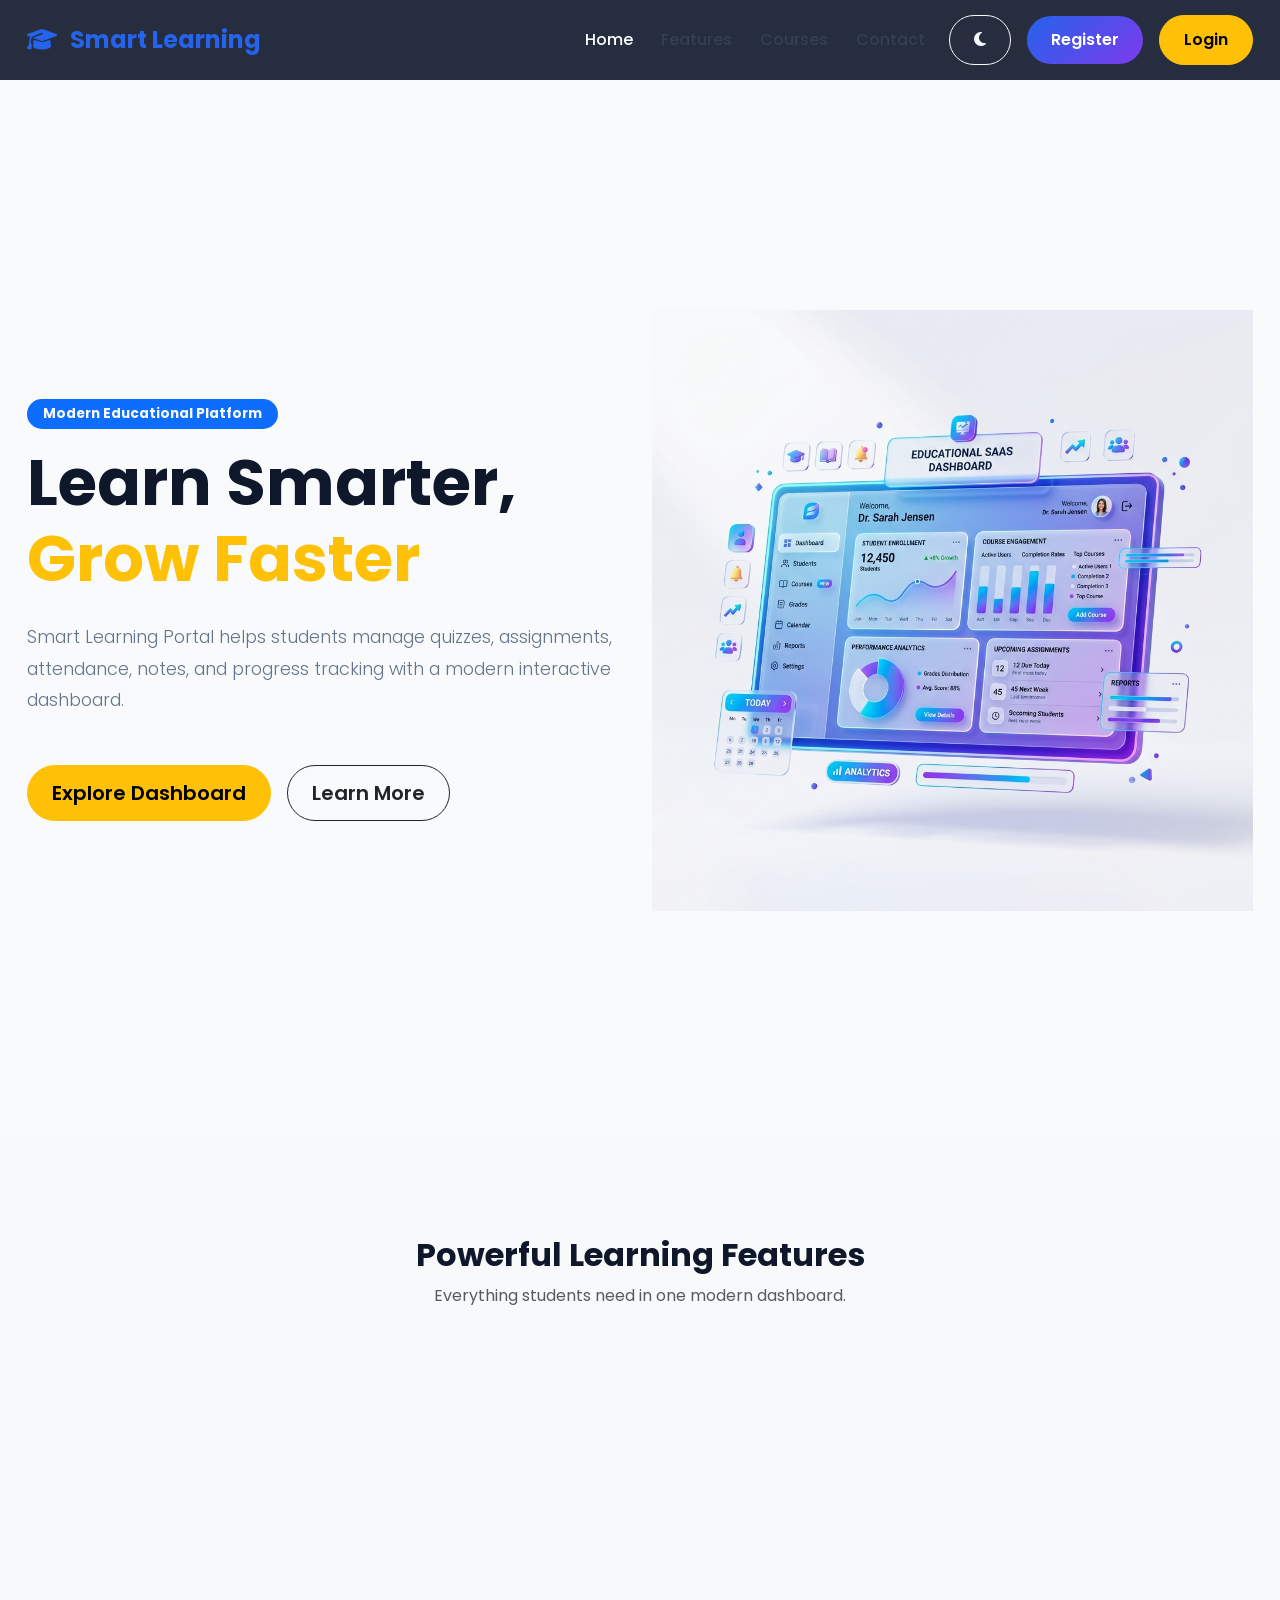
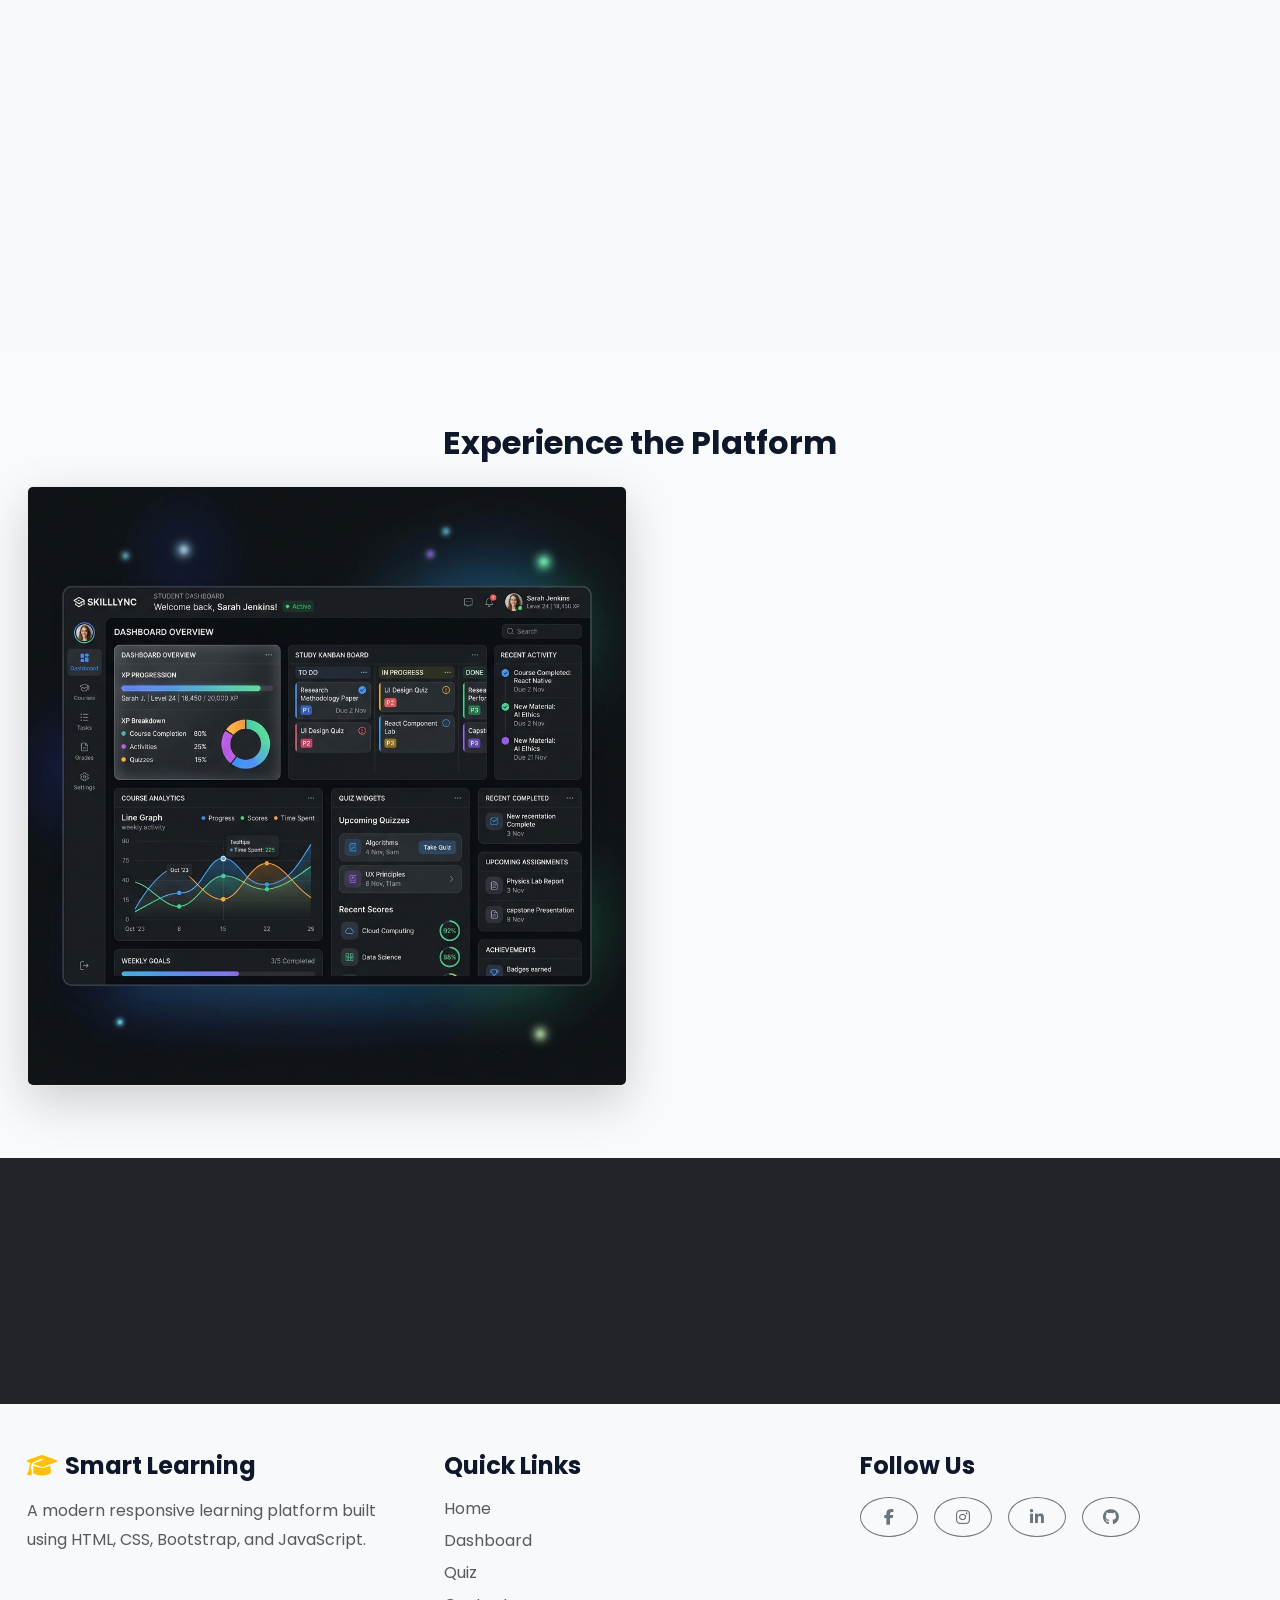
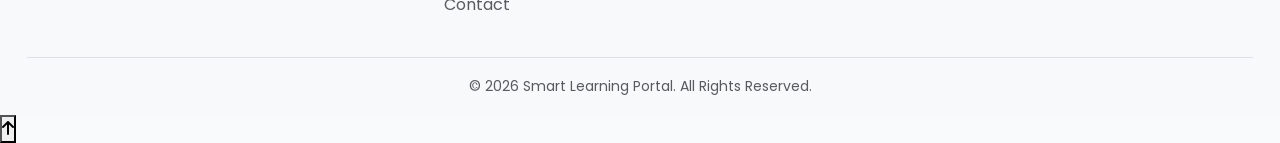
<file: index.html>
<!DOCTYPE html>
<html lang="en">

<head>
    <meta charset="UTF-8">
    <meta name="viewport" content="width=device-width, initial-scale=1.0">

    <title>Smart Learning Portal</title>

    <link href="https://cdn.jsdelivr.net/npm/bootstrap@5.3.3/dist/css/bootstrap.min.css" rel="stylesheet">

    <link rel="stylesheet"
        href="https://cdnjs.cloudflare.com/ajax/libs/font-awesome/6.5.2/css/all.min.css">

    <link href="https://fonts.googleapis.com/css2?family=Poppins:wght@300;400;500;600;700&display=swap"
        rel="stylesheet">

    <link rel="stylesheet" href="./css/style.css">
</head>

<body>

    <nav class="navbar navbar-expand-lg navbar-dark custom-navbar sticky-top">
        <div class="container">

            <a class="navbar-brand fw-bold" href="#">
                <i class="fa-solid fa-graduation-cap me-2"></i>
                Smart Learning
            </a>

            <button class="navbar-toggler" type="button" data-bs-toggle="collapse"
                data-bs-target="#navbarContent" aria-label="Toggle navigation">

                <span class="navbar-toggler-icon"></span>
            </button>

            <div class="collapse navbar-collapse" id="navbarContent">

                <ul class="navbar-nav ms-auto align-items-lg-center">

                    <li class="nav-item">
                        <a class="nav-link active" href="#">
                            Home
                        </a>
                    </li>

                    <li class="nav-item">
                        <a class="nav-link" href="#features">
                            Features
                        </a>
                    </li>

                    <li class="nav-item">
                        <a class="nav-link" href="#">
                            Courses
                        </a>
                    </li>

                    <li class="nav-item">
                        <a class="nav-link" href="contact.html">
                            Contact
                        </a>
                    </li>

                    <li class="nav-item ms-lg-3 mt-3 mt-lg-0">

                        <button id="themeToggle"
                            class="btn btn-outline-light rounded-pill px-4"
                            title="Toggle Dark Mode"
                            aria-label="Toggle Dark Mode">

                            <i class="fa-solid fa-moon"></i>
                        </button>
                    </li>

                    <li class="nav-item ms-lg-3 mt-3 mt-lg-0">

                        <a href="register.html"
                            class="btn btn-primary rounded-pill px-4 fw-semibold">

                            Register
                        </a>
                    </li>

                    <li class="nav-item ms-lg-3 mt-3 mt-lg-0">

                        <a href="login.html"
                            class="btn btn-warning rounded-pill px-4 fw-semibold">

                            Login
                        </a>
                    </li>

                </ul>
            </div>
        </div>
    </nav>

    <section class="hero-section">

        <div class="container">

            <div class="row align-items-center min-vh-100">

                <div class="col-lg-6">

                    <div class="hero-content">

                        <span class="hero-badge badge bg-primary text-light px-3 py-2 rounded-pill mb-3">
                            Modern Educational Platform
                        </span>

                        <h1 class="hero-title display-4 fw-bold mb-4">
                            Learn Smarter,
                            <span class="text-warning">Grow Faster</span>
                        </h1>

                        <p class="hero-description lead mb-5">

                            Smart Learning Portal helps students manage quizzes,
                            assignments, attendance, notes, and progress tracking
                            with a modern interactive dashboard.

                        </p>

                        <div class="hero-buttons d-flex gap-3">

                            <a href="dashboard.html"
                                class="btn btn-warning btn-lg px-4 rounded-pill fw-semibold">

                                Explore Dashboard
                            </a>

                            <a href="#features"
                                class="btn btn-outline-dark btn-lg px-4 rounded-pill">

                                Learn More
                            </a>

                        </div>

                    </div>
                </div>

                <div class="col-lg-6 text-center mt-5 mt-lg-0">

                    <img src="images/hero/hero_main.png"
                        alt="Smart Learning Portal"
                        class="img-fluid hero-image drop-shadow">

                </div>

            </div>
        </div>
    </section>

    <section id="features" class="features-section py-5 bg-light">

        <div class="container py-5">

            <div class="text-center mb-5">

                <h2 class="section-title fw-bold">
                    Powerful Learning Features
                </h2>

                <p class="section-subtitle text-muted">
                    Everything students need in one modern dashboard.
                </p>

            </div>

            <div class="row g-4">

                <div class="col-md-6 col-lg-4">

                    <div class="feature-card p-4 bg-white rounded shadow-sm h-100 text-center">

                        <div class="feature-icon feature-icon-lg bg-primary bg-opacity-10 text-primary rounded-circle d-inline-flex align-items-center justify-content-center mb-4">
                            <i class="fa-solid fa-book-open"></i>
                        </div>

                        <h4 class="fw-semibold">Smart Notes</h4>

                        <p class="text-muted mb-0">
                            Create, manage, search, and organize notes
                            with an interactive notes system.
                        </p>

                    </div>
                </div>

                <div class="col-md-6 col-lg-4">

                    <div class="feature-card p-4 bg-white rounded shadow-sm h-100 text-center">

                        <div class="feature-icon feature-icon-lg bg-success bg-opacity-10 text-success rounded-circle d-inline-flex align-items-center justify-content-center mb-4">
                            <i class="fa-solid fa-list-check"></i>
                        </div>

                        <h4 class="fw-semibold">Online Quizzes</h4>

                        <p class="text-muted mb-0">
                            Interactive MCQ quizzes with timers,
                            scoring system, and result analytics.
                        </p>

                    </div>
                </div>

                <div class="col-md-6 col-lg-4">

                    <div class="feature-card p-4 bg-white rounded shadow-sm h-100 text-center">

                        <div class="feature-icon feature-icon-lg bg-info bg-opacity-10 text-info rounded-circle d-inline-flex align-items-center justify-content-center mb-4">
                            <i class="fa-solid fa-chart-line"></i>
                        </div>

                        <h4 class="fw-semibold">Progress Tracking</h4>

                        <p class="text-muted mb-0">
                            Monitor attendance, scores, and
                            academic performance visually.
                        </p>

                    </div>
                </div>

                <div class="col-md-6 col-lg-4">

                    <div class="feature-card p-4 bg-white rounded shadow-sm h-100 text-center">

                        <div class="feature-icon feature-icon-lg bg-warning bg-opacity-10 text-warning rounded-circle d-inline-flex align-items-center justify-content-center mb-4">
                            <i class="fa-solid fa-calendar-days"></i>
                        </div>

                        <h4 class="fw-semibold">Assignment Planner</h4>

                        <p class="text-muted mb-0">
                            Track deadlines, manage tasks,
                            and stay productive every day.
                        </p>

                    </div>
                </div>

                <div class="col-md-6 col-lg-4">

                    <div class="feature-card p-4 bg-white rounded shadow-sm h-100 text-center">

                        <div class="feature-icon feature-icon-lg bg-danger bg-opacity-10 text-danger rounded-circle d-inline-flex align-items-center justify-content-center mb-4">
                            <i class="fa-solid fa-user-shield"></i>
                        </div>

                        <h4 class="fw-semibold">Secure Login</h4>

                        <p class="text-muted mb-0">
                            User authentication system with
                            form validation and session management.
                        </p>

                    </div>
                </div>

                <div class="col-md-6 col-lg-4">

                    <div class="feature-card p-4 bg-white rounded shadow-sm h-100 text-center">

                        <div class="feature-icon feature-icon-lg bg-dark bg-opacity-10 text-dark rounded-circle d-inline-flex align-items-center justify-content-center mb-4">
                            <i class="fa-solid fa-moon"></i>
                        </div>

                        <h4 class="fw-semibold">Dark Mode</h4>

                        <p class="text-muted mb-0">
                            Switch between light and dark themes
                            for better user experience.
                        </p>

                    </div>
                </div>

            </div>
        </div>
    </section>

    <section class="preview-section py-5">
        <div class="container text-center py-4">
            <h2 class="fw-bold mb-4">Experience the Platform</h2>
            <img src="images/dashboard/dashboard-preview.webp" alt="Dashboard Interface Preview" class="img-fluid rounded shadow-lg img-hero-xl">
        </div>
    </section>

    <section class="stats-section py-5 bg-dark text-white">

        <div class="container py-4">

            <div class="row text-center g-4">

                <div class="col-md-3">

                    <div class="stats-card">

                        <h2 class="display-5 fw-bold text-warning">10K+</h2>
                        <p class="fs-5 mb-0">Students</p>

                    </div>
                </div>

                <div class="col-md-3">

                    <div class="stats-card">

                        <h2 class="display-5 fw-bold text-warning">500+</h2>
                        <p class="fs-5 mb-0">Quizzes</p>

                    </div>
                </div>

                <div class="col-md-3">

                    <div class="stats-card">

                        <h2 class="display-5 fw-bold text-warning">120+</h2>
                        <p class="fs-5 mb-0">Courses</p>

                    </div>
                </div>

                <div class="col-md-3">

                    <div class="stats-card">

                        <h2 class="display-5 fw-bold text-warning">95%</h2>
                        <p class="fs-5 mb-0">Success Rate</p>

                    </div>
                </div>

            </div>
        </div>
    </section>

    <footer class="footer-section pt-5 pb-3 bg-light">

        <div class="container">

            <div class="row g-4 mb-4">

                <div class="col-lg-4">

                    <h4 class="footer-title fw-bold mb-3">
                        <i class="fa-solid fa-graduation-cap me-2 text-warning"></i>Smart Learning
                    </h4>

                    <p class="footer-text text-muted">

                        A modern responsive learning platform built using
                        HTML, CSS, Bootstrap, and JavaScript.

                    </p>

                </div>

                <div class="col-lg-4">

                    <h4 class="footer-title fw-bold mb-3">
                        Quick Links
                    </h4>

                    <ul class="footer-links list-unstyled text-muted">

                        <li class="mb-2"><a href="#" class="text-decoration-none text-muted">Home</a></li>
                        <li class="mb-2"><a href="dashboard.html" class="text-decoration-none text-muted">Dashboard</a></li>
                        <li class="mb-2"><a href="quiz.html" class="text-decoration-none text-muted">Quiz</a></li>
                        <li><a href="contact.html" class="text-decoration-none text-muted">Contact</a></li>

                    </ul>

                </div>

                <div class="col-lg-4">

                    <h4 class="footer-title fw-bold mb-3">
                        Follow Us
                    </h4>

                    <div class="social-icons d-flex gap-3">

                        <a href="#" class="btn btn-outline-secondary rounded-circle d-flex align-items-center justify-content-center icon-btn-xs" title="Facebook" aria-label="Follow us on Facebook"><i class="fab fa-facebook-f"></i></a>
                        <a href="#" class="btn btn-outline-secondary rounded-circle d-flex align-items-center justify-content-center icon-btn-xs" title="Instagram" aria-label="Follow us on Instagram"><i class="fab fa-instagram"></i></a>
                        <a href="#" class="btn btn-outline-secondary rounded-circle d-flex align-items-center justify-content-center icon-btn-xs" title="LinkedIn" aria-label="Follow us on LinkedIn"><i class="fab fa-linkedin-in"></i></a>
                        <a href="#" class="btn btn-outline-secondary rounded-circle d-flex align-items-center justify-content-center icon-btn-xs" title="GitHub" aria-label="Follow us on GitHub"><i class="fab fa-github"></i></a>

                    </div>

                </div>

            </div>

            <div class="footer-bottom text-center border-top pt-3">

                <p class="text-muted mb-0 small">
                    © 2026 Smart Learning Portal. All Rights Reserved.
                </p>

            </div>

        </div>
    </footer>

    <script src="https://cdn.jsdelivr.net/npm/bootstrap@5.3.3/dist/js/bootstrap.bundle.min.js"></script>

    <script src="js/app.js"></script>

</body>

</html>
</file>
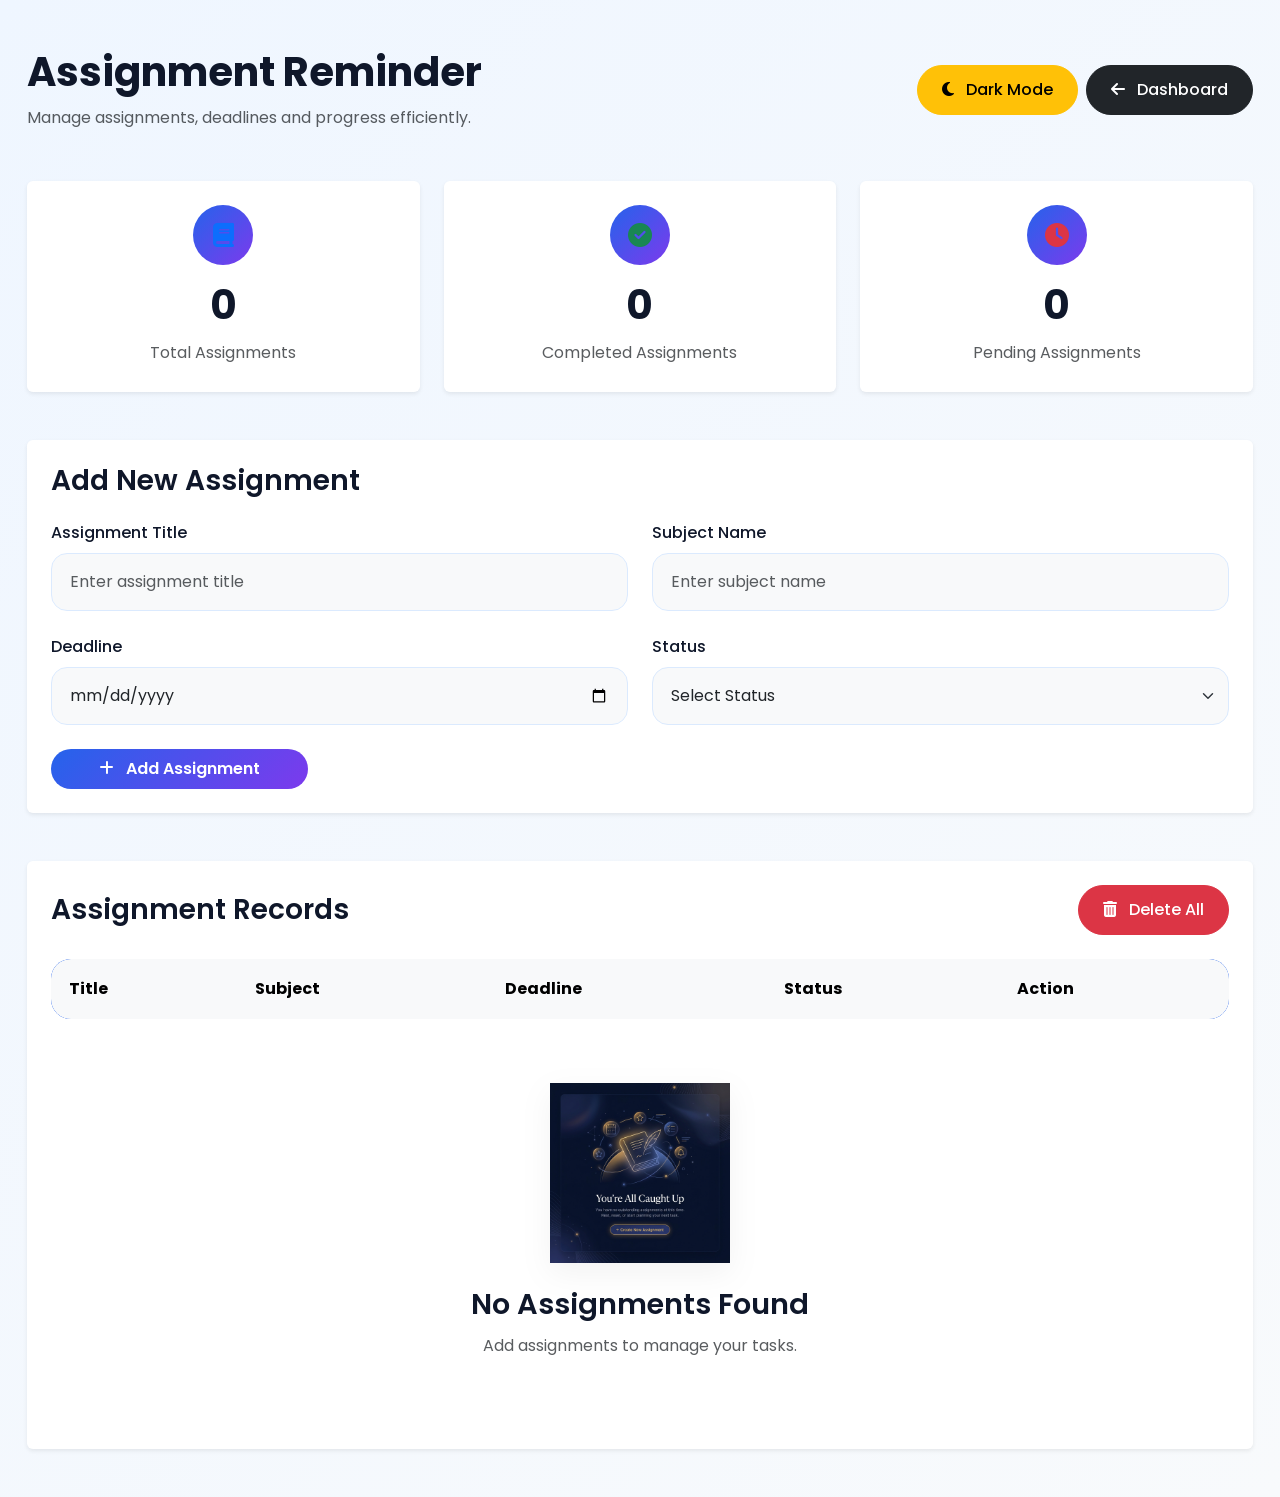
<file: assignments.html>
<!DOCTYPE html>
<html lang="en">

<head>

    <meta charset="UTF-8">

    <meta name="viewport"
        content="width=device-width, initial-scale=1.0">

    <title>Assignment Reminder | Smart Learning Portal</title>

    <link href="https://cdn.jsdelivr.net/npm/bootstrap@5.3.3/dist/css/bootstrap.min.css"
        rel="stylesheet">

    <link rel="stylesheet"
        href="https://cdnjs.cloudflare.com/ajax/libs/font-awesome/6.5.2/css/all.min.css">

    <link href="https://fonts.googleapis.com/css2?family=Poppins:wght@300;400;500;600;700&display=swap"
        rel="stylesheet">

    <link rel="stylesheet"
        href="css/style.css">

    <link rel="stylesheet"
        href="css/assignments.css">

</head>

<body>

    <section class="assignment-section py-5">

        <div class="container">

            <div class="assignment-topbar d-flex flex-wrap justify-content-between align-items-center mb-5">

                <div>

                    <h2>
                        Assignment Reminder
                    </h2>

                    <p class="text-muted mb-0">
                        Manage assignments, deadlines and progress efficiently.
                    </p>

                </div>

                <div class="topbar-buttons mt-3 mt-md-0 d-flex gap-2">

                    <button id="themeBtn"
                        class="btn btn-warning rounded-pill fw-medium px-4">

                        <i class="fa-solid fa-moon me-2"></i>

                        Dark Mode

                    </button>

                    <a href="dashboard.html"
                        class="btn btn-dark rounded-pill fw-medium px-4">

                        <i class="fa-solid fa-arrow-left me-2"></i>

                        Dashboard

                    </a>

                </div>

            </div>

            <div class="row g-4 mb-5">

                <div class="col-md-4">

                    <div class="assignment-card text-center p-4 shadow-sm bg-white rounded">

                        <div class="card-icon card-icon-sm bg-primary bg-opacity-10 text-primary rounded-circle d-inline-flex justify-content-center align-items-center mb-3">

                            <i class="fa-solid fa-book"></i>

                        </div>

                        <h3 id="totalAssignments" class="fw-bold">
                            0
                        </h3>

                        <p class="text-muted mb-0">
                            Total Assignments
                        </p>

                    </div>

                </div>

                <div class="col-md-4">

                    <div class="assignment-card text-center p-4 shadow-sm bg-white rounded">

                        <div class="card-icon card-icon-sm bg-success bg-opacity-10 text-success rounded-circle d-inline-flex justify-content-center align-items-center mb-3">

                            <i class="fa-solid fa-circle-check"></i>

                        </div>

                        <h3 id="completedAssignments" class="fw-bold">
                            0
                        </h3>

                        <p class="text-muted mb-0">
                            Completed Assignments
                        </p>

                    </div>

                </div>

                <div class="col-md-4">

                    <div class="assignment-card text-center p-4 shadow-sm bg-white rounded">

                        <div class="card-icon card-icon-sm bg-danger bg-opacity-10 text-danger rounded-circle d-inline-flex justify-content-center align-items-center mb-3">

                            <i class="fa-solid fa-clock"></i>

                        </div>

                        <h3 id="pendingAssignments" class="fw-bold">
                            0
                        </h3>

                        <p class="text-muted mb-0">
                            Pending Assignments
                        </p>

                    </div>

                </div>

            </div>

            <div class="assignment-form-card p-4 shadow-sm bg-white rounded mb-5">

                <h3 class="mb-4 fw-semibold">
                    Add New Assignment
                </h3>

                <form id="assignmentForm">

                    <div class="row g-4">

                        <div class="col-md-6">

                            <label class="form-label fw-medium">
                                Assignment Title
                            </label>

                            <input type="text"
                                id="assignmentTitle"
                                class="form-control bg-light"
                                placeholder="Enter assignment title"
                                required>

                        </div>

                        <div class="col-md-6">

                            <label class="form-label fw-medium">
                                Subject Name
                            </label>

                            <input type="text"
                                id="assignmentSubject"
                                class="form-control bg-light"
                                placeholder="Enter subject name"
                                required>

                        </div>

                        <div class="col-md-6">

                            <label class="form-label fw-medium" for="assignmentDeadline">
                                Deadline
                            </label>

                            <input type="date"
                                id="assignmentDeadline"
                                class="form-control bg-light"
                                title="Assignment Deadline"
                                placeholder="Select due date"
                                required>

                        </div>

                        <div class="col-md-6">

                            <label class="form-label fw-medium" for="assignmentStatus">
                                Status
                            </label>

                            <select id="assignmentStatus"
                                class="form-select bg-light"
                                aria-label="Filter assignments by status"
                                title="Assignment Status"
                                required>

                                <option value="">
                                    Select Status
                                </option>

                                <option value="Pending">
                                    Pending
                                </option>

                                <option value="Completed">
                                    Completed
                                </option>

                            </select>

                        </div>

                    </div>

                    <button type="submit"
                        class="btn btn-primary mt-4 px-5 py-2 fw-semibold rounded-pill">

                        <i class="fa-solid fa-plus me-2"></i>

                        Add Assignment

                    </button>

                </form>

            </div>

            <div class="assignment-table-card p-4 shadow-sm bg-white rounded">

                <div class="table-header d-flex flex-wrap justify-content-between align-items-center mb-4">

                    <h3 class="fw-semibold mb-0">
                        Assignment Records
                    </h3>

                    <button id="deleteAllBtn"
                        class="btn btn-danger rounded-pill px-4 fw-medium mt-3 mt-md-0">

                        <i class="fa-solid fa-trash-can me-2"></i>
                        Delete All

                    </button>

                </div>

                <div class="table-responsive">

                    <table class="table table-hover align-middle">

                        <thead class="table-light">

                            <tr>

                                <th>
                                    Title
                                </th>

                                <th>
                                    Subject
                                </th>

                                <th>
                                    Deadline
                                </th>

                                <th>
                                    Status
                                </th>

                                <th>
                                    Action
                                </th>

                            </tr>

                        </thead>

                        <tbody id="assignmentTableBody">

                            </tbody>

                    </table>

                </div>

                <div id="emptyState"
                    class="empty-state text-center py-5 mt-3">

                    <img src="images/empty-states/no-assignments.webp" alt="No Assignments Found" class="img-fluid mb-4">

                    <h4 class="fw-semibold">
                        No Assignments Found
                    </h4>

                    <p class="text-muted">
                        Add assignments to manage your tasks.
                    </p>

                </div>

            </div>

        </div>

    </section>

    <script src="https://cdn.jsdelivr.net/npm/bootstrap@5.3.3/dist/js/bootstrap.bundle.min.js"></script>

    <script src="js/assignments.js"></script>

</body>

</html>
</file>
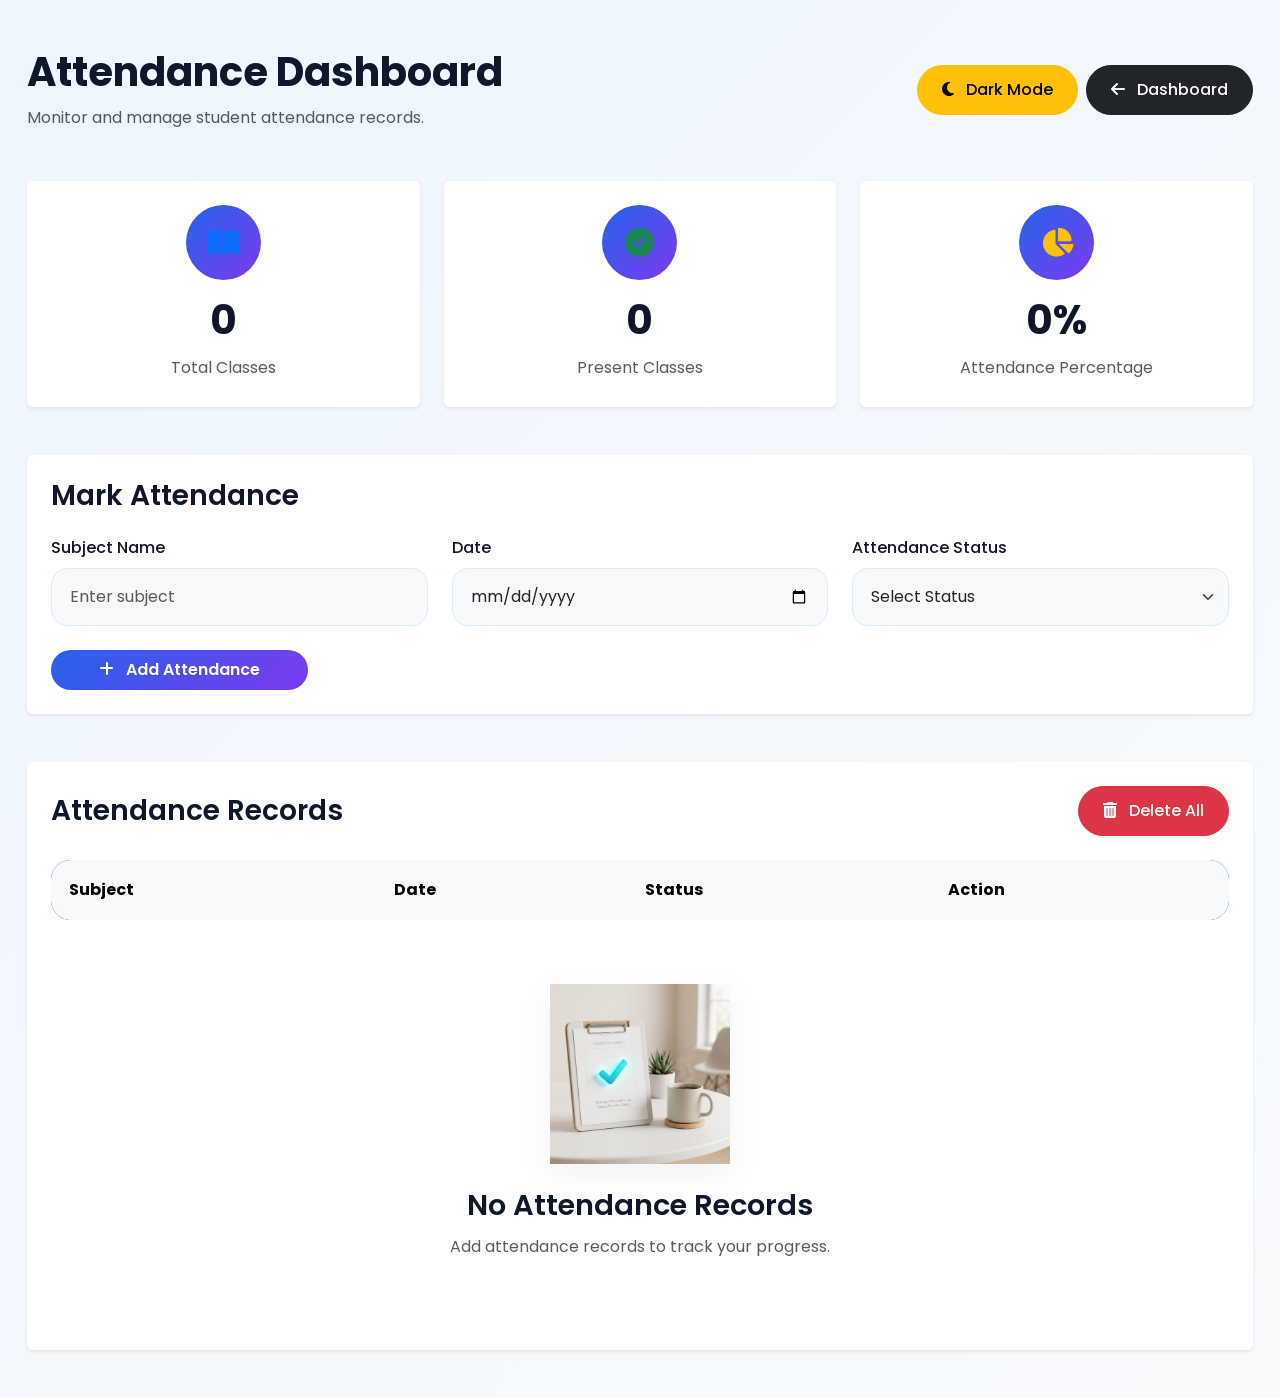
<file: attendance.html>
<!-- =========================================
     attendance.html
========================================= -->

<!DOCTYPE html>
<html lang="en">

<head>

    <!-- META -->
    <meta charset="UTF-8">

    <meta name="viewport"
        content="width=device-width, initial-scale=1.0">

    <!-- TITLE -->
    <title>Attendance Dashboard | Smart Learning Portal</title>

    <!-- BOOTSTRAP -->
    <link href="https://cdn.jsdelivr.net/npm/bootstrap@5.3.3/dist/css/bootstrap.min.css"
        rel="stylesheet">

    <!-- FONT AWESOME -->
    <link rel="stylesheet"
        href="https://cdnjs.cloudflare.com/ajax/libs/font-awesome/6.5.2/css/all.min.css">

    <!-- GOOGLE FONT -->
    <link href="https://fonts.googleapis.com/css2?family=Poppins:wght@300;400;500;600;700&display=swap"
        rel="stylesheet">

    <!-- CUSTOM CSS -->
    <link rel="stylesheet"
        href="css/style.css">

    <link rel="stylesheet"
        href="css/attendance.css">

</head>

<body>

    <!-- =========================================
         ATTENDANCE SECTION
    ========================================= -->

    <section class="attendance-section py-5">

        <div class="container">

            <!-- TOPBAR -->
            <div class="attendance-topbar d-flex flex-wrap justify-content-between align-items-center mb-5">

                <div>

                    <h2>
                        Attendance Dashboard
                    </h2>

                    <p class="text-muted mb-0">
                        Monitor and manage student attendance records.
                    </p>

                </div>

                <div class="topbar-buttons mt-3 mt-md-0 d-flex gap-2">

                    <button id="themeBtn"
                        class="btn btn-warning rounded-pill fw-medium px-4">

                        <i class="fa-solid fa-moon me-2"></i>

                        Dark Mode

                    </button>

                    <a href="dashboard.html"
                        class="btn btn-dark rounded-pill fw-medium px-4">

                        <i class="fa-solid fa-arrow-left me-2"></i>

                        Dashboard

                    </a>

                </div>

            </div>

            <!-- =========================================
                 ATTENDANCE STATS
            ========================================= -->

            <div class="row g-4 mb-5">

                <!-- TOTAL CLASSES -->
                <div class="col-md-4">

                    <div class="attendance-card text-center p-4 shadow-sm bg-white rounded">

                        <div class="card-icon card-icon-sm bg-primary bg-opacity-10 text-primary rounded-circle d-inline-flex justify-content-center align-items-center mb-3">

                            <i class="fa-solid fa-book-open"></i>

                        </div>

                        <h3 id="totalClasses" class="fw-bold">
                            0
                        </h3>

                        <p class="text-muted mb-0">
                            Total Classes
                        </p>

                    </div>

                </div>

                <!-- PRESENT -->
                <div class="col-md-4">

                    <div class="attendance-card text-center p-4 shadow-sm bg-white rounded">

                        <div class="card-icon card-icon-sm bg-success bg-opacity-10 text-success rounded-circle d-inline-flex justify-content-center align-items-center mb-3">

                            <i class="fa-solid fa-circle-check"></i>

                        </div>

                        <h3 id="presentClasses" class="fw-bold">
                            0
                        </h3>

                        <p class="text-muted mb-0">
                            Present Classes
                        </p>

                    </div>

                </div>

                <!-- PERCENTAGE -->
                <div class="col-md-4">

                    <div class="attendance-card text-center p-4 shadow-sm bg-white rounded">

                        <div class="card-icon card-icon-sm bg-warning bg-opacity-10 text-warning rounded-circle d-inline-flex justify-content-center align-items-center mb-3">

                            <i class="fa-solid fa-chart-pie"></i>

                        </div>

                        <h3 id="attendancePercentage" class="fw-bold">
                            0%
                        </h3>

                        <p class="text-muted mb-0">
                            Attendance Percentage
                        </p>

                    </div>

                </div>

            </div>

            <!-- =========================================
                 MARK ATTENDANCE
            ========================================= -->

            <div class="attendance-form-card p-4 shadow-sm bg-white rounded mb-5">

                <h3 class="mb-4 fw-semibold">
                    Mark Attendance
                </h3>

                <form id="attendanceForm">

                    <div class="row g-4">

                        <!-- SUBJECT -->
                        <div class="col-md-4">

                            <label class="form-label fw-medium">
                                Subject Name
                            </label>

                            <input type="text"
                                id="subjectName"
                                class="form-control bg-light"
                                placeholder="Enter subject"
                                required>

                        </div>

                        <!-- DATE -->
                        <div class="col-md-4">

                            <label class="form-label fw-medium">
                                Date
                            </label>

                            <input type="date"
                                id="attendanceDate"
                                class="form-control bg-light"
                                title="Select date"
                                placeholder="Select date"
                                required>

                        </div>

                        <!-- STATUS -->
                        <div class="col-md-4">

                            <label class="form-label fw-medium">
                                Attendance Status
                            </label>

                            <select id="attendanceStatus"
                                class="form-select bg-light"
                                aria-label="Select attendance status"
                                title="Attendance Status"
                                required>

                                <option value="">
                                    Select Status
                                </option>

                                <option value="Present">
                                    Present
                                </option>

                                <option value="Absent">
                                    Absent
                                </option>

                            </select>

                        </div>

                    </div>

                    <!-- BUTTON -->
                    <button type="submit"
                        class="btn btn-primary mt-4 px-5 py-2 fw-semibold rounded-pill">

                        <i class="fa-solid fa-plus me-2"></i>

                        Add Attendance

                    </button>

                </form>

            </div>

            <!-- =========================================
                 TABLE SECTION
            ========================================= -->

            <div class="attendance-table-card p-4 shadow-sm bg-white rounded">

                <div class="table-header d-flex flex-wrap justify-content-between align-items-center mb-4">

                    <h3 class="fw-semibold mb-0">
                        Attendance Records
                    </h3>

                    <button id="deleteAllBtn"
                        class="btn btn-danger rounded-pill px-4 fw-medium mt-3 mt-md-0">

                        <i class="fa-solid fa-trash-can me-2"></i>
                        Delete All

                    </button>

                </div>

                <!-- TABLE -->
                <div class="table-responsive">

                    <table class="table table-hover align-middle">

                        <thead class="table-light">

                            <tr>

                                <th>
                                    Subject
                                </th>

                                <th>
                                    Date
                                </th>

                                <th>
                                    Status
                                </th>

                                <th>
                                    Action
                                </th>

                            </tr>

                        </thead>

                        <tbody id="attendanceTableBody">

                            <!-- DYNAMIC DATA -->

                        </tbody>

                    </table>

                </div>

                <!-- EMPTY STATE -->
                <div id="emptyState"
                    class="empty-state text-center py-5 mt-3">

                    <!-- ADDED EMPTY STATE IMAGE -->
                    <img src="images/illustrations/empty_state.png" alt="No Attendance Records" class="img-fluid mb-4 img-md">

                    <h4 class="fw-semibold">
                        No Attendance Records
                    </h4>

                    <p class="text-muted">
                        Add attendance records to track your progress.
                    </p>

                </div>

            </div>

        </div>

    </section>

    <!-- BOOTSTRAP -->
    <script src="https://cdn.jsdelivr.net/npm/bootstrap@5.3.3/dist/js/bootstrap.bundle.min.js"></script>

    <!-- ATTENDANCE JS -->
    <script src="js/attendance.js"></script>

</body>

</html>
</file>
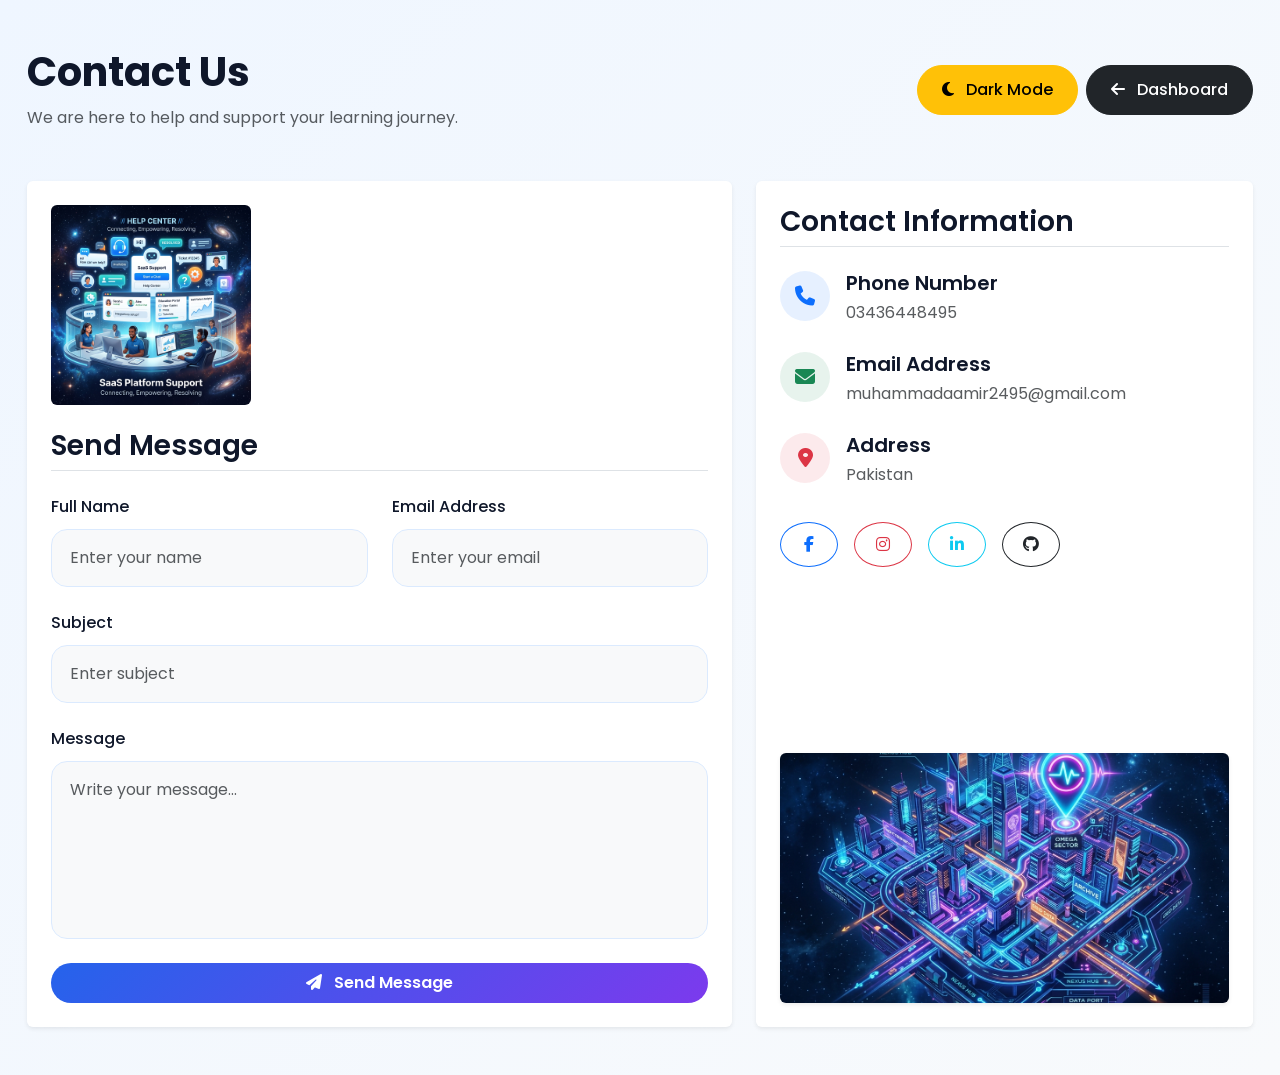
<file: contact.html>
<!-- =========================================
     contact.html
========================================= -->

<!DOCTYPE html>
<html lang="en">

<head>

    <!-- META TAGS -->
    <meta charset="UTF-8">

    <meta name="viewport"
        content="width=device-width, initial-scale=1.0">

    <!-- TITLE -->
    <title>Contact Us | Smart Learning Portal</title>

    <!-- BOOTSTRAP -->
    <link href="https://cdn.jsdelivr.net/npm/bootstrap@5.3.3/dist/css/bootstrap.min.css"
        rel="stylesheet">

    <!-- FONT AWESOME -->
    <link rel="stylesheet"
        href="https://cdnjs.cloudflare.com/ajax/libs/font-awesome/6.5.2/css/all.min.css">

    <!-- GOOGLE FONT -->
    <link href="https://fonts.googleapis.com/css2?family=Poppins:wght@300;400;500;600;700&display=swap"
        rel="stylesheet">

    <!-- CUSTOM CSS -->
    <link rel="stylesheet"
        href="css/style.css">

    <link rel="stylesheet"
        href="css/contact.css">

</head>

<body>

    <!-- =========================================
         CONTACT SECTION
    ========================================= -->

    <section class="contact-section py-5">

        <div class="container">

            <!-- TOPBAR -->
            <div class="contact-topbar d-flex flex-wrap justify-content-between align-items-center mb-5">

                <div>

                    <h2>
                        Contact Us
                    </h2>

                    <p class="text-muted mb-0">
                        We are here to help and support your learning journey.
                    </p>

                </div>

                <div class="topbar-buttons mt-3 mt-md-0 d-flex gap-2">

                    <button id="themeBtn"
                        class="btn btn-warning rounded-pill fw-medium px-4">

                        <i class="fa-solid fa-moon me-2"></i>

                        Dark Mode

                    </button>

                    <a href="dashboard.html"
                        class="btn btn-dark rounded-pill fw-medium px-4">

                        <i class="fa-solid fa-arrow-left me-2"></i>

                        Dashboard

                    </a>

                </div>

            </div>

            <!-- =========================================
                 CONTACT GRID
            ========================================= -->

            <div class="row g-4">

                <!-- CONTACT FORM -->
                <div class="col-lg-7">

                    <div class="contact-card p-4 shadow-sm bg-white rounded h-100">

                        <!-- ADDED CONTACT SUPPORT IMAGE -->
                        <div class="text-center mb-4">
                            <img src="./images/contact/contact-support.webp" alt="Contact Support" class="img-fluid rounded img-contact-md">
                        </div>

                        <h3 class="mb-4 fw-semibold border-bottom pb-2">
                            Send Message
                        </h3>

                        <form id="contactForm">

                            <div class="row g-4">

                                <!-- NAME -->
                                <div class="col-md-6">

                                    <label class="form-label fw-medium">
                                        Full Name
                                    </label>

                                    <input type="text"
                                        id="fullName"
                                        class="form-control bg-light"
                                        placeholder="Enter your name"
                                        required>

                                </div>

                                <!-- EMAIL -->
                                <div class="col-md-6">

                                    <label class="form-label fw-medium">
                                        Email Address
                                    </label>

                                    <input type="email"
                                        id="email"
                                        class="form-control bg-light"
                                        placeholder="Enter your email"
                                        required>

                                </div>

                                <!-- SUBJECT -->
                                <div class="col-12">

                                    <label class="form-label fw-medium">
                                        Subject
                                    </label>

                                    <input type="text"
                                        id="subject"
                                        class="form-control bg-light"
                                        placeholder="Enter subject"
                                        required>

                                </div>

                                <!-- MESSAGE -->
                                <div class="col-12">

                                    <label class="form-label fw-medium">
                                        Message
                                    </label>

                                    <textarea id="message"
                                        class="form-control bg-light"
                                        rows="6"
                                        placeholder="Write your message..."
                                        required></textarea>

                                </div>

                            </div>

                            <!-- BUTTON -->
                            <button type="submit"
                                class="btn btn-primary mt-4 px-5 py-2 fw-semibold rounded-pill w-100">

                                <i class="fa-solid fa-paper-plane me-2"></i>

                                Send Message

                            </button>

                        </form>

                    </div>

                </div>

                <!-- CONTACT INFO -->
                <div class="col-lg-5">

                    <div class="contact-info-card p-4 shadow-sm bg-white rounded h-100 d-flex flex-column">

                        <h3 class="mb-4 fw-semibold border-bottom pb-2">
                            Contact Information
                        </h3>

                        <!-- INFO ITEM -->
                        <div class="info-item d-flex gap-3 mb-4">

                            <div class="info-icon info-icon-sm bg-primary bg-opacity-10 text-primary rounded-circle d-flex align-items-center justify-content-center flex-shrink-0">

                                <i class="fa-solid fa-phone"></i>

                            </div>

                            <div>

                                <h5 class="mb-1 fw-semibold">
                                    Phone Number
                                </h5>

                                <p class="text-muted mb-0">
                                    03436448495
                                </p>

                            </div>

                        </div>

                        <!-- INFO ITEM -->
                        <div class="info-item d-flex gap-3 mb-4">

                            <div class="info-icon info-icon-sm bg-success bg-opacity-10 text-success rounded-circle d-flex align-items-center justify-content-center flex-shrink-0">

                                <i class="fa-solid fa-envelope"></i>

                            </div>

                            <div>

                                <h5 class="mb-1 fw-semibold">
                                    Email Address
                                </h5>

                                <p class="text-muted mb-0 text-break">
                                    muhammadaamir2495@gmail.com
                                </p>

                            </div>

                        </div>

                        <!-- INFO ITEM -->
                        <div class="info-item d-flex gap-3 mb-4">

                            <div class="info-icon info-icon-sm bg-danger bg-opacity-10 text-danger rounded-circle d-flex align-items-center justify-content-center flex-shrink-0">

                                <i class="fa-solid fa-location-dot"></i>

                            </div>

                            <div>

                                <h5 class="mb-1 fw-semibold">
                                    Address
                                </h5>

                                <p class="text-muted mb-0">
                                    Pakistan
                                </p>

                            </div>

                        </div>

                        <!-- SOCIAL LINKS -->
                        <div class="social-links d-flex gap-3 mt-2">

                            <a href="#" class="btn btn-outline-primary rounded-circle d-flex align-items-center justify-content-center icon-btn-sm" title="Facebook" aria-label="Contact us on Facebook">

                                <i class="fa-brands fa-facebook-f"></i>

                            </a>

                            <a href="#" class="btn btn-outline-danger rounded-circle d-flex align-items-center justify-content-center icon-btn-sm" title="Instagram" aria-label="Contact us on Instagram">

                                <i class="fa-brands fa-instagram"></i>

                            </a>

                            <a href="#" class="btn btn-outline-info rounded-circle d-flex align-items-center justify-content-center icon-btn-sm" title="LinkedIn" aria-label="Contact us on LinkedIn">

                                <i class="fa-brands fa-linkedin-in"></i>

                            </a>

                            <a href="#" class="btn btn-outline-dark rounded-circle d-flex align-items-center justify-content-center icon-btn-sm" title="GitHub" aria-label="Contact us on GitHub">

                                <i class="fa-brands fa-github"></i>

                            </a>

                        </div>

                        <!-- ADDED CONTACT MAP IMAGE -->
                        <div class="mt-auto pt-4 text-center">
                            <img src="images/illustrations/contact_map.png" alt="Our Location Map" class="img-fluid rounded shadow-sm w-100 img-hero-md">
                        </div>

                    </div>

                </div>

            </div>

        </div>

    </section>

    <!-- BOOTSTRAP JS -->
    <script src="https://cdn.jsdelivr.net/npm/bootstrap@5.3.3/dist/js/bootstrap.bundle.min.js"></script>

    <!-- CONTACT JS -->
    <script src="js/contact.js"></script>

</body>

</html>
</file>
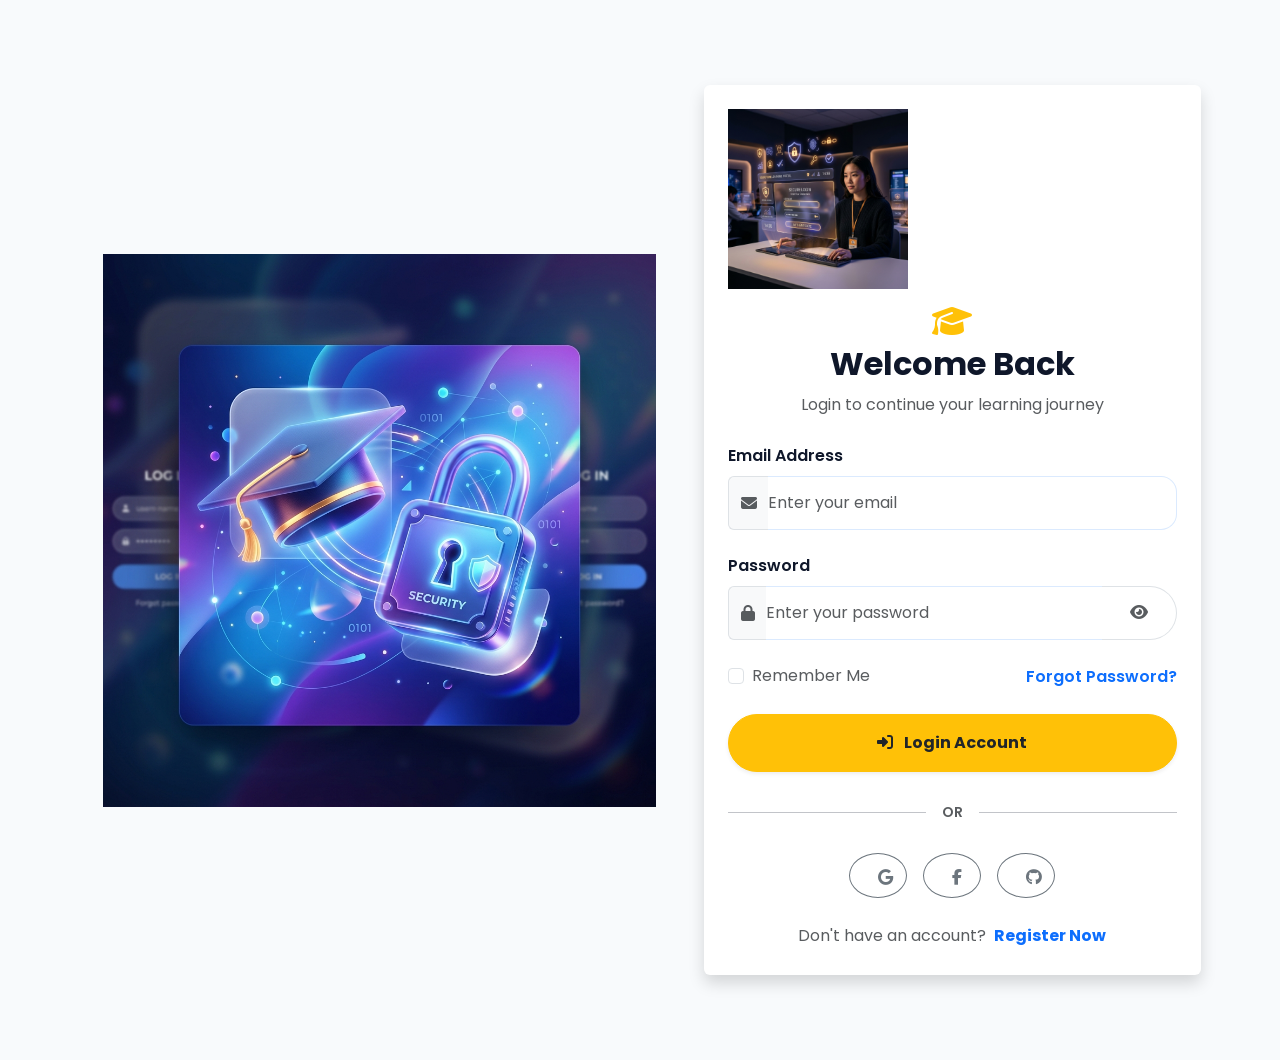
<file: dashboard.html>
<!DOCTYPE html>
<html lang="en">

<head>

    <meta charset="UTF-8">

    <meta name="viewport"
        content="width=device-width, initial-scale=1.0">

    <title>Dashboard | Smart Learning Portal</title>

    <link href="https://cdn.jsdelivr.net/npm/bootstrap@5.3.3/dist/css/bootstrap.min.css"
        rel="stylesheet">

    <link rel="stylesheet"
        href="https://cdnjs.cloudflare.com/ajax/libs/font-awesome/6.5.2/css/all.min.css">

    <link href="https://fonts.googleapis.com/css2?family=Poppins:wght@300;400;500;600;700&display=swap"
        rel="stylesheet">

    <link rel="stylesheet"
        href="css/style.css">

    <link rel="stylesheet"
        href="css/dashboard.css">

</head>

<body>

    <aside class="sidebar">

        <div class="sidebar-logo">

            <i class="fa-solid fa-graduation-cap"></i>

            <span>Smart Learning</span>

        </div>

        <ul class="sidebar-menu">

            <li>
                <a href="#"
                    class="active">

                    <i class="fa-solid fa-house"></i>

                    Dashboard

                </a>
            </li>

            <li>
                <a href="quiz.html">

                    <i class="fa-solid fa-list-check"></i>

                    Quiz

                </a>
            </li>

            <li>
                <a href="notes.html">

                    <i class="fa-solid fa-book"></i>

                    Notes

                </a>
            </li>

            <li>
                <a href="assignments.html">

                    <i class="fa-solid fa-calendar-days"></i>

                    Assignments

                </a>
            </li>

            <li>
                <a href="attendance.html">

                    <i class="fa-solid fa-chart-column"></i>

                    Attendance

                </a>
            </li>

            <li>
                <a href="contact.html">

                    <i class="fa-solid fa-envelope"></i>

                    Contact

                </a>
            </li>

        </ul>

        <div class="sidebar-bottom">

            <button id="darkModeBtn"
                class="btn btn-warning w-100 mb-3">

                <i class="fa-solid fa-moon"></i>

                Dark Mode

            </button>

            <button id="logoutBtn"
                class="btn btn-danger w-100">

                <i class="fa-solid fa-right-from-bracket"></i>

                Logout

            </button>

        </div>

    </aside>

    <main class="main-content">

        <header class="dashboard-header mb-4">

            <div>

                <h2 id="greetingText">
                    Welcome Back 👋
                </h2>

                <p class="header-subtitle mb-0">
                    Manage your learning activities efficiently
                </p>

            </div>

            <div class="profile-section d-flex align-items-center gap-4">

                <div class="notification-bell position-relative">

                    <i class="fa-solid fa-bell fs-5"></i>

                    <span class="notification-count position-absolute top-0 start-100 translate-middle badge rounded-pill bg-danger">
                        3
                    </span>

                </div>

                <div class="profile-info d-flex align-items-center gap-3">

                    <img src="images/profile/avatar-placeholder.webp"
                        alt="Profile Avatar" class="rounded-circle shadow-sm avatar-sm">

                    <div>

                        <h6 id="studentName" class="mb-0 fw-semibold">
                            Muhammad Aamir
                        </h6>

                        <small class="text-muted">
                            Student
                        </small>

                    </div>

                </div>

            </div>

        </header>

        <div class="dashboard-hero-banner mb-5">
            <img src="images/hero/hero-dashboard.webp" alt="Dashboard Hero" class="img-fluid rounded shadow-sm w-100 img-hero-md">
        </div>

        <section class="dashboard-cards">

            <div class="row g-4">

                <div class="col-md-6 col-xl-3">

                    <div class="dashboard-card">

                        <div class="card-icon purple">

                            <i class="fa-solid fa-book-open"></i>

                        </div>

                        <div class="card-info">

                            <h3 id="notesCount">
                                25
                            </h3>

                            <p>Total Notes</p>

                        </div>

                    </div>

                </div>

                <div class="col-md-6 col-xl-3">

                    <div class="dashboard-card">

                        <div class="card-icon blue">

                            <i class="fa-solid fa-list-check"></i>

                        </div>

                        <div class="card-info">

                            <h3 id="quizCount">
                                12
                            </h3>

                            <p>Completed Quizzes</p>

                        </div>

                    </div>

                </div>

                <div class="col-md-6 col-xl-3">

                    <div class="dashboard-card">

                        <div class="card-icon green">

                            <i class="fa-solid fa-chart-line"></i>

                        </div>

                        <div class="card-info">

                            <h3 id="progressCount">
                                89%
                            </h3>

                            <p>Learning Progress</p>

                        </div>

                    </div>

                </div>

                <div class="col-md-6 col-xl-3">

                    <div class="dashboard-card">

                        <div class="card-icon orange">

                            <i class="fa-solid fa-calendar-check"></i>

                        </div>

                        <div class="card-info">

                            <h3 id="attendanceCount">
                                95%
                            </h3>

                            <p>Attendance</p>

                        </div>

                    </div>

                </div>

            </div>

        </section>

        <section class="analytics-section mt-5">

            <div class="row g-4">

                <div class="col-lg-8">

                    <div class="analytics-card">

                        <div class="card-header-custom d-flex justify-content-between align-items-center mb-4">

                            <h4 class="mb-0">
                                Student Performance
                            </h4>

                            <button class="btn btn-sm btn-primary">
                                Weekly
                            </button>

                        </div>

                        <!-- ADDED ANALYTICS BACKGROUND IMAGE -->
                        <div class="mb-4">
                            <img src="images/analytics/analytics-background.webp" alt="Analytics Background" class="img-fluid rounded w-100 shadow-sm img-analytics">
                        </div>

                        <div class="progress-item mb-3">

                            <div class="d-flex justify-content-between mb-1">

                                <span class="fw-medium">HTML</span>

                                <span class="fw-bold">90%</span>

                            </div>

                            <div class="progress progress-xs">

                                <div class="progress-bar bg-primary progress-fill-90"></div>

                            </div>

                        </div>

                        <div class="progress-item mb-3">

                            <div class="d-flex justify-content-between mb-1">

                                <span class="fw-medium">CSS</span>

                                <span class="fw-bold">85%</span>

                            </div>

                            <div class="progress progress-xs">

                                <div class="progress-bar bg-success progress-fill-85"></div>

                            </div>

                        </div>

                        <div class="progress-item mb-3">

                            <div class="d-flex justify-content-between mb-1">

                                <span class="fw-medium">JavaScript</span>

                                <span class="fw-bold">78%</span>

                            </div>

                            <div class="progress progress-xs">

                                <div class="progress-bar bg-warning progress-fill-78"></div>

                            </div>

                        </div>

                        <div class="progress-item">

                            <div class="d-flex justify-content-between mb-1">

                                <span class="fw-medium">Bootstrap</span>

                                <span class="fw-bold">92%</span>

                            </div>

                            <div class="progress progress-xs">

                                <div class="progress-bar bg-info progress-fill-92"></div>

                            </div>

                        </div>

                    </div>

                </div>

                <div class="col-lg-4">

                    <div class="analytics-card h-100">

                        <div class="card-header-custom mb-4">

                            <h4 class="mb-0">
                                Upcoming Tasks
                            </h4>

                        </div>

                        <div class="task-item d-flex justify-content-between align-items-center mb-3 pb-3 border-bottom">

                            <div>

                                <h6 class="mb-1">
                                    JavaScript Assignment
                                </h6>

                                <small class="text-muted">
                                    Due Tomorrow
                                </small>

                            </div>

                            <span class="badge bg-danger">
                                Urgent
                            </span>

                        </div>

                        <div class="task-item d-flex justify-content-between align-items-center mb-3 pb-3 border-bottom">

                            <div>

                                <h6 class="mb-1">
                                    Quiz Submission
                                </h6>

                                <small class="text-muted">
                                    Due in 2 Days
                                </small>

                            </div>

                            <span class="badge bg-warning text-dark">
                                Pending
                            </span>

                        </div>

                        <div class="task-item d-flex justify-content-between align-items-center">

                            <div>

                                <h6 class="mb-1">
                                    Bootstrap Project
                                </h6>

                                <small class="text-muted">
                                    Due Next Week
                                </small>

                            </div>

                            <span class="badge bg-success">
                                Active
                            </span>

                        </div>

                    </div>

                </div>

            </div>

        </section>

        <section class="recent-section mt-5 mb-5">

            <div class="analytics-card">

                <div class="card-header-custom mb-4">

                    <h4 class="mb-0">
                        Recent Activities
                    </h4>

                </div>

                <div class="activity-list">

                    <div class="activity-item d-flex gap-3 mb-3 pb-3 border-bottom">

                        <div class="activity-icon activity-icon-sm bg-primary bg-opacity-10 text-primary rounded-circle d-flex align-items-center justify-content-center">

                            <i class="fa-solid fa-check"></i>

                        </div>

                        <div>

                            <h6 class="mb-1">
                                Quiz Completed Successfully
                            </h6>

                            <small class="text-muted">
                                2 Hours Ago
                            </small>

                        </div>

                    </div>

                    <div class="activity-item d-flex gap-3 mb-3 pb-3 border-bottom">

                        <div class="activity-icon activity-icon-sm bg-success bg-opacity-10 text-success rounded-circle d-flex align-items-center justify-content-center">

                            <i class="fa-solid fa-book"></i>

                        </div>

                        <div>

                            <h6 class="mb-1">
                                New Notes Added
                            </h6>

                            <small class="text-muted">
                                Yesterday
                            </small>

                        </div>

                    </div>

                    <div class="activity-item d-flex gap-3">

                        <div class="activity-icon activity-icon-sm bg-warning bg-opacity-10 text-warning rounded-circle d-flex align-items-center justify-content-center">

                            <i class="fa-solid fa-calendar"></i>

                        </div>

                        <div>

                            <h6 class="mb-1">
                                Assignment Deadline Updated
                            </h6>

                            <small class="text-muted">
                                2 Days Ago
                            </small>

                        </div>

                    </div>

                </div>

            </div>

        </section>

    </main>

    <script src="https://cdn.jsdelivr.net/npm/bootstrap@5.3.3/dist/js/bootstrap.bundle.min.js"></script>

    <script src="js/dashboard.js"></script>

</body>

</html>
</file>
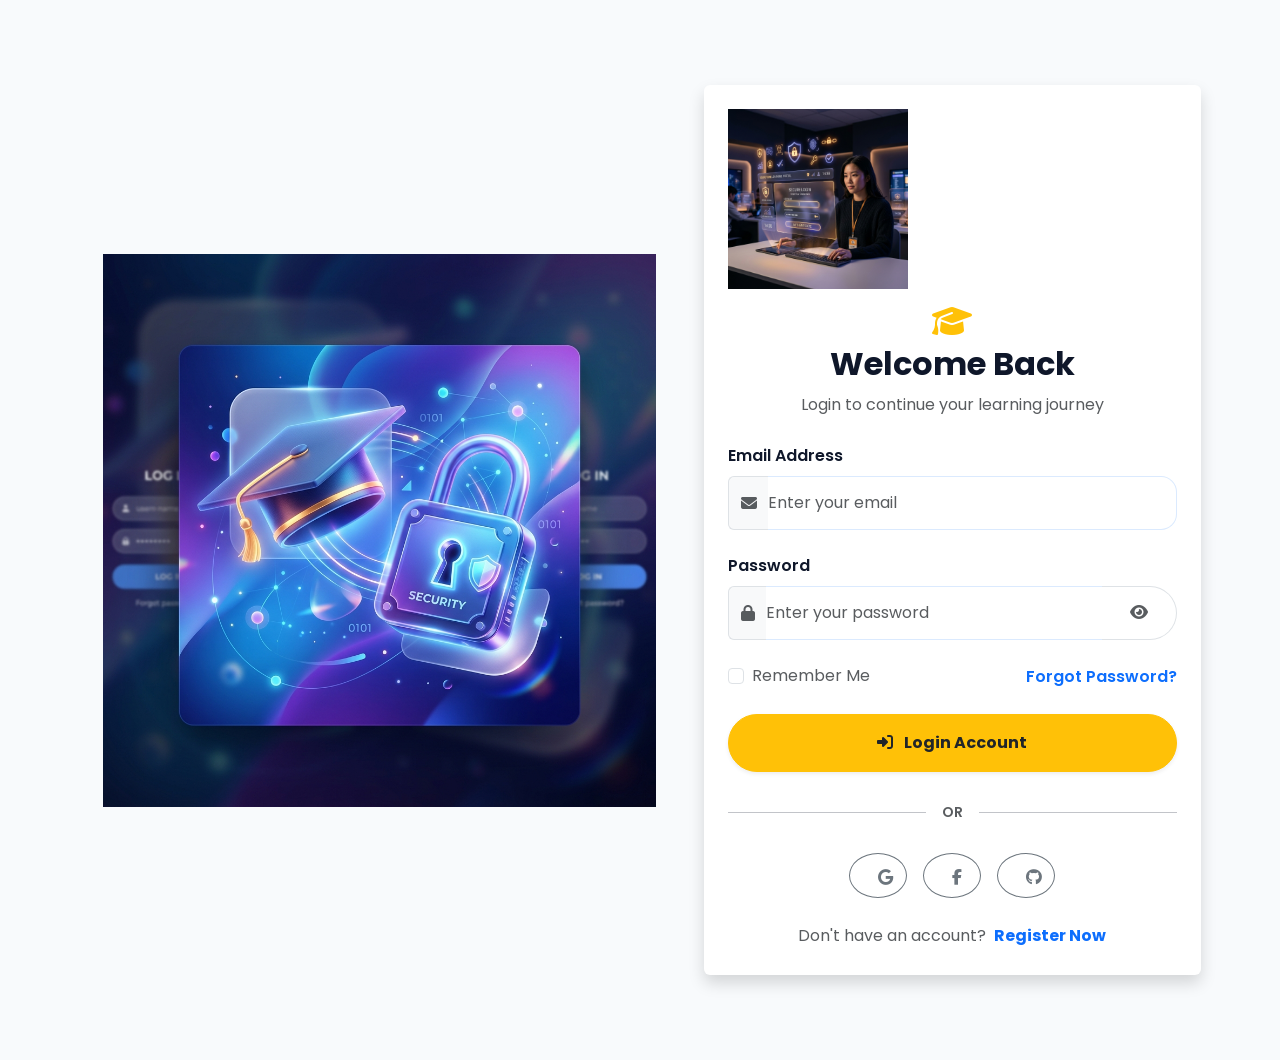
<file: login.html>
<!DOCTYPE html>
<html lang="en">

<head>

    <meta charset="UTF-8">

    <meta name="viewport"
        content="width=device-width, initial-scale=1.0">

    <title>Login | Smart Learning Portal</title>

    <link href="https://cdn.jsdelivr.net/npm/bootstrap@5.3.3/dist/css/bootstrap.min.css"
        rel="stylesheet">

    <link rel="stylesheet"
        href="https://cdnjs.cloudflare.com/ajax/libs/font-awesome/6.5.2/css/all.min.css">

    <link href="https://fonts.googleapis.com/css2?family=Poppins:wght@300;400;500;600;700&display=swap"
        rel="stylesheet">

    <link rel="stylesheet"
        href="css/style.css">

</head>

<body>

    <section class="login-section">

        <div class="container">

            <div class="row justify-content-center align-items-center min-vh-100">

                <div class="col-lg-6 d-none d-lg-flex justify-content-center align-items-center mb-5 mb-lg-0">
                    <img src="images/illustrations/login_art.png" alt="Login Art" class="img-fluid px-4 img-hero-lg">
                </div>

                <div class="col-lg-5 col-md-8">

                    <div class="login-card p-4 shadow rounded bg-white">

                        <div class="text-center mb-4">
                            
                            <img src="images/auth/login-illustration.webp" alt="Login Illustration" class="img-fluid mb-3 img-md">

                            <div class="login-logo">

                                <i class="fa-solid fa-graduation-cap fa-2x text-warning mb-2"></i>

                            </div>

                            <h2 class="login-title fw-bold">
                                Welcome Back
                            </h2>

                            <p class="login-subtitle text-muted">
                                Login to continue your learning journey
                            </p>

                        </div>

                        <div id="loginAlert"></div>

                        <form id="loginForm">

                            <div class="mb-4">

                                <label class="form-label fw-semibold">
                                    Email Address
                                </label>

                                <div class="input-group">

                                    <span class="input-group-text bg-light border-end-0">

                                        <i class="fa-solid fa-envelope text-muted"></i>

                                    </span>

                                    <input type="email"
                                        id="email"
                                        class="form-control border-start-0 ps-0"
                                        placeholder="Enter your email"
                                        required>

                                </div>

                            </div>

                            <div class="mb-4">

                                <label class="form-label fw-semibold">
                                    Password
                                </label>

                                <div class="input-group">

                                    <span class="input-group-text bg-light border-end-0">

                                        <i class="fa-solid fa-lock text-muted"></i>

                                    </span>

                                    <input type="password"
                                        id="password"
                                        class="form-control border-start-0 border-end-0 ps-0"
                                        placeholder="Enter your password"
                                        required>

                                    <button type="button"
                                        id="togglePassword"
                                        class="btn border border-start-0 bg-white"
                                        title="Toggle Password Visibility"
                                        aria-label="Toggle Password Visibility">

                                        <i class="fa-solid fa-eye text-muted"></i>

                                    </button>

                                </div>

                            </div>

                            <div class="d-flex justify-content-between align-items-center mb-4">

                                <div class="form-check">

                                    <input class="form-check-input"
                                        type="checkbox"
                                        id="rememberMe">

                                    <label class="form-check-label text-muted"
                                        for="rememberMe">

                                        Remember Me

                                    </label>

                                </div>

                                <a href="#"
                                    class="forgot-password text-decoration-none fw-semibold">

                                    Forgot Password?

                                </a>

                            </div>

                            <button type="submit"
                                class="btn btn-warning w-100 py-3 fw-bold rounded-pill text-dark shadow-sm">

                                <i class="fa-solid fa-right-to-bracket me-2"></i>

                                Login Account

                            </button>

                        </form>

                        <div class="divider d-flex align-items-center my-4">
                            <hr class="flex-grow-1">
                            <span class="mx-3 text-muted small fw-semibold">OR</span>
                            <hr class="flex-grow-1">
                        </div>

                        <div class="social-login d-flex justify-content-center gap-3">

                            <button class="btn btn-outline-secondary rounded-circle icon-btn-sm" title="Sign in with Google" aria-label="Sign in with Google">

                                <i class="fab fa-google"></i>

                            </button>

                            <button class="btn btn-outline-secondary rounded-circle icon-btn-sm" title="Sign in with Facebook" aria-label="Sign in with Facebook">

                                <i class="fab fa-facebook-f"></i>

                            </button>

                            <button class="btn btn-outline-secondary rounded-circle icon-btn-sm" title="Sign in with GitHub" aria-label="Sign in with GitHub">

                                <i class="fab fa-github"></i>

                            </button>

                        </div>

                        <div class="text-center mt-4">

                            <p class="register-text text-muted mb-0">

                                Don't have an account?

                                <a href="register.html" class="text-decoration-none fw-bold ms-1">
                                    Register Now
                                </a>

                            </p>

                        </div>

                    </div>

                </div>

            </div>

        </div>

    </section>

    <script src="https://cdn.jsdelivr.net/npm/bootstrap@5.3.3/dist/js/bootstrap.bundle.min.js"></script>

    <script src="js/auth.js"></script>

</body>

</html>
</file>
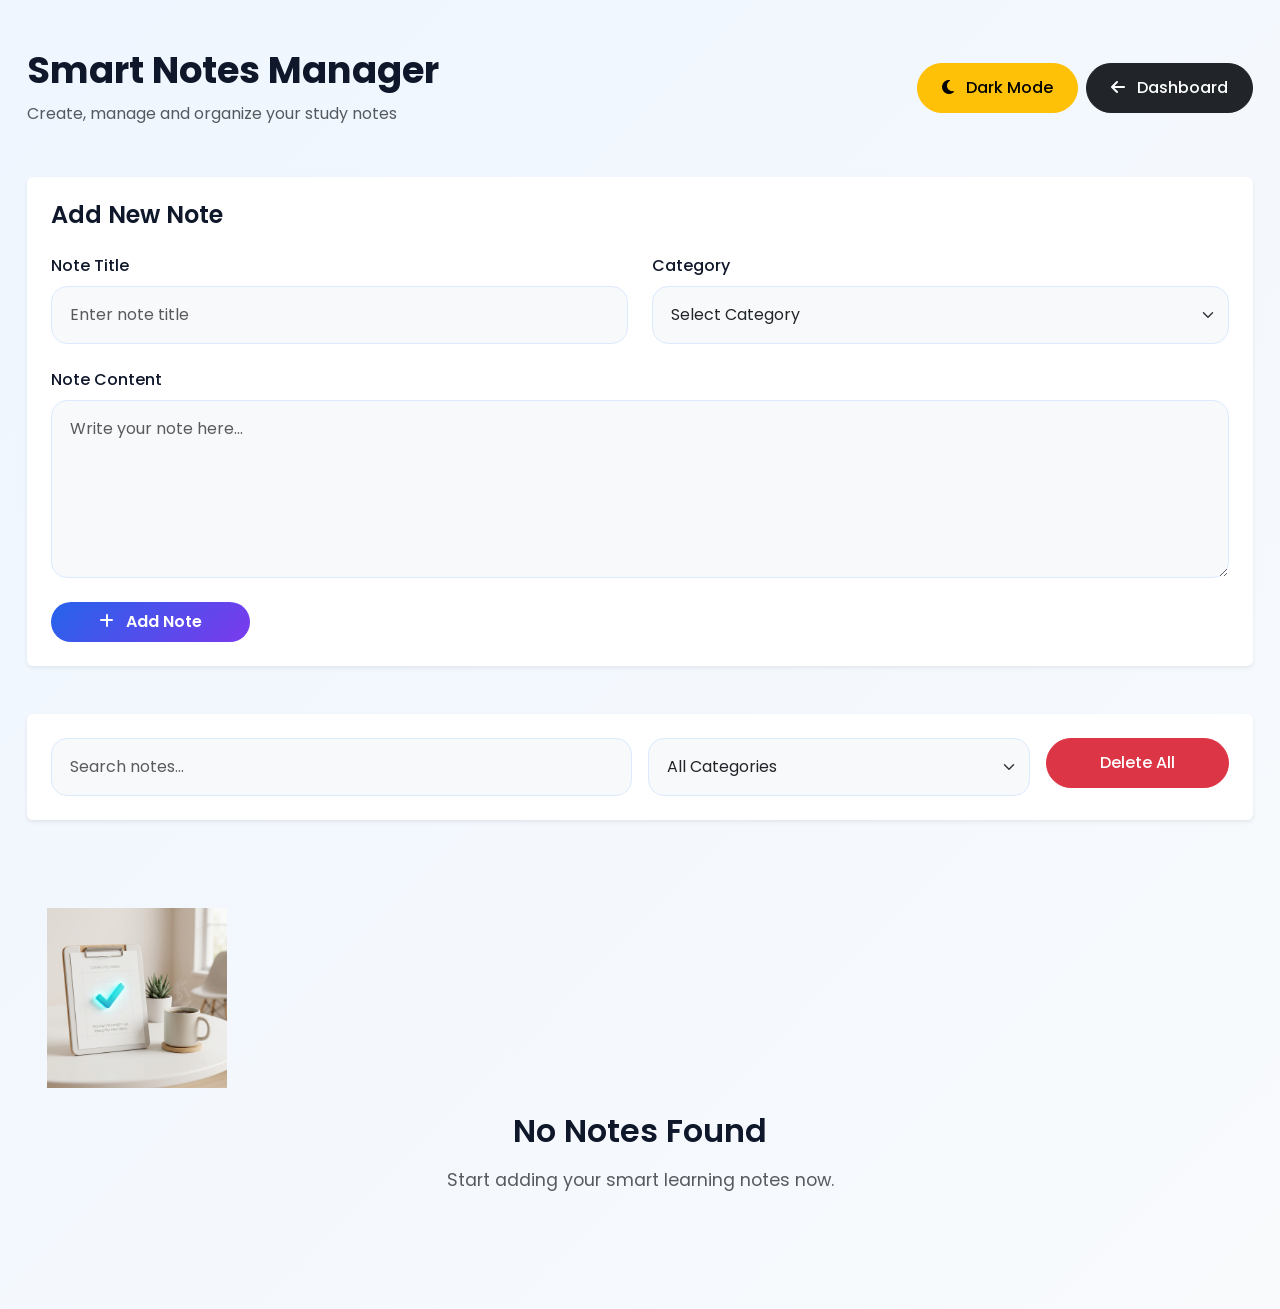
<file: notes.html>
<!DOCTYPE html>
<html lang="en">

<head>

    <meta charset="UTF-8">

    <meta name="viewport"
        content="width=device-width, initial-scale=1.0">

    <title>Notes Section | Smart Learning Portal</title>

    <link href="https://cdn.jsdelivr.net/npm/bootstrap@5.3.3/dist/css/bootstrap.min.css"
        rel="stylesheet">

    <link rel="stylesheet"
        href="https://cdnjs.cloudflare.com/ajax/libs/font-awesome/6.5.2/css/all.min.css">

    <link href="https://fonts.googleapis.com/css2?family=Poppins:wght@300;400;500;600;700&display=swap"
        rel="stylesheet">

    <link rel="stylesheet"
        href="css/style.css">

    <link rel="stylesheet"
        href="css/notes.css">

</head>

<body>

    <section class="notes-section py-5">

        <div class="container">

            <div class="notes-topbar d-flex flex-wrap justify-content-between align-items-center mb-5">

                <div>

                    <h2>
                        Smart Notes Manager
                    </h2>

                    <p class="text-muted mb-0">
                        Create, manage and organize your study notes
                    </p>

                </div>

                <div class="topbar-buttons mt-3 mt-md-0 d-flex gap-2">

                    <button id="themeBtn"
                        class="btn btn-warning rounded-pill fw-medium px-4">

                        <i class="fa-solid fa-moon me-2"></i>

                        Dark Mode

                    </button>

                    <a href="dashboard.html"
                        class="btn btn-dark rounded-pill fw-medium px-4">

                        <i class="fa-solid fa-arrow-left me-2"></i>

                        Dashboard

                    </a>

                </div>

            </div>

            <div class="add-note-card p-4 shadow-sm bg-white rounded mb-5">

                <h4 class="mb-4 fw-semibold">
                    Add New Note
                </h4>

                <form id="noteForm">

                    <div class="row g-4">

                        <div class="col-md-6">

                            <label class="form-label fw-medium">
                                Note Title
                            </label>

                            <input type="text"
                                id="noteTitle"
                                class="form-control bg-light"
                                placeholder="Enter note title"
                                required>

                        </div>

                        <div class="col-md-6">

                            <label class="form-label fw-medium">
                                Category
                            </label>

                            <select id="noteCategory"
                                class="form-select bg-light"
                                aria-label="Select note category"
                                title="Note Category"
                                required>

                                <option value="">
                                    Select Category
                                </option>

                                <option value="HTML">
                                    HTML
                                </option>

                                <option value="CSS">
                                    CSS
                                </option>

                                <option value="JavaScript">
                                    JavaScript
                                </option>

                                <option value="Bootstrap">
                                    Bootstrap
                                </option>

                            </select>

                        </div>

                        <div class="col-12">

                            <label class="form-label fw-medium">
                                Note Content
                            </label>

                            <textarea id="noteContent"
                                class="form-control bg-light"
                                rows="6"
                                placeholder="Write your note here..."
                                required></textarea>

                        </div>

                    </div>

                    <button type="submit"
                        class="btn btn-primary mt-4 px-5 py-2 fw-semibold rounded-pill">

                        <i class="fa-solid fa-plus me-2"></i>

                        Add Note

                    </button>

                </form>

            </div>

            <div class="filter-section p-4 shadow-sm bg-white rounded mb-4">

                <div class="row g-3">

                    <div class="col-md-6">

                        <input type="text"
                            id="searchInput"
                            class="form-control bg-light"
                            placeholder="Search notes...">

                    </div>

                    <div class="col-md-4">

                        <select id="filterCategory"
                            class="form-select bg-light"
                            aria-label="Filter notes by category"
                            title="Filter Category">

                            <option value="All">
                                All Categories
                            </option>

                            <option value="HTML">
                                HTML
                            </option>

                            <option value="CSS">
                                CSS
                            </option>

                            <option value="JavaScript">
                                JavaScript
                            </option>

                            <option value="Bootstrap">
                                Bootstrap
                            </option>

                        </select>

                    </div>

                    <div class="col-md-2">

                        <button id="deleteAllBtn"
                            class="btn btn-danger w-100 fw-medium">

                            Delete All

                        </button>

                    </div>

                </div>

            </div>

            <div id="notesContainer"
                class="notes-grid">

                </div>

            <div id="emptyState"
                class="empty-state text-center py-5 mt-3">

                <img src="images/illustrations/empty_state.png" alt="No Notes Found" class="img-fluid mb-4 img-md">

                <h3 class="fw-semibold">
                    No Notes Found
                </h3>

                <p class="text-muted">
                    Start adding your smart learning notes now.
                </p>

            </div>

        </div>

    </section>

    <script src="https://cdn.jsdelivr.net/npm/bootstrap@5.3.3/dist/js/bootstrap.bundle.min.js"></script>

    <script src="js/notes.js"></script>

</body>

</html>
</file>
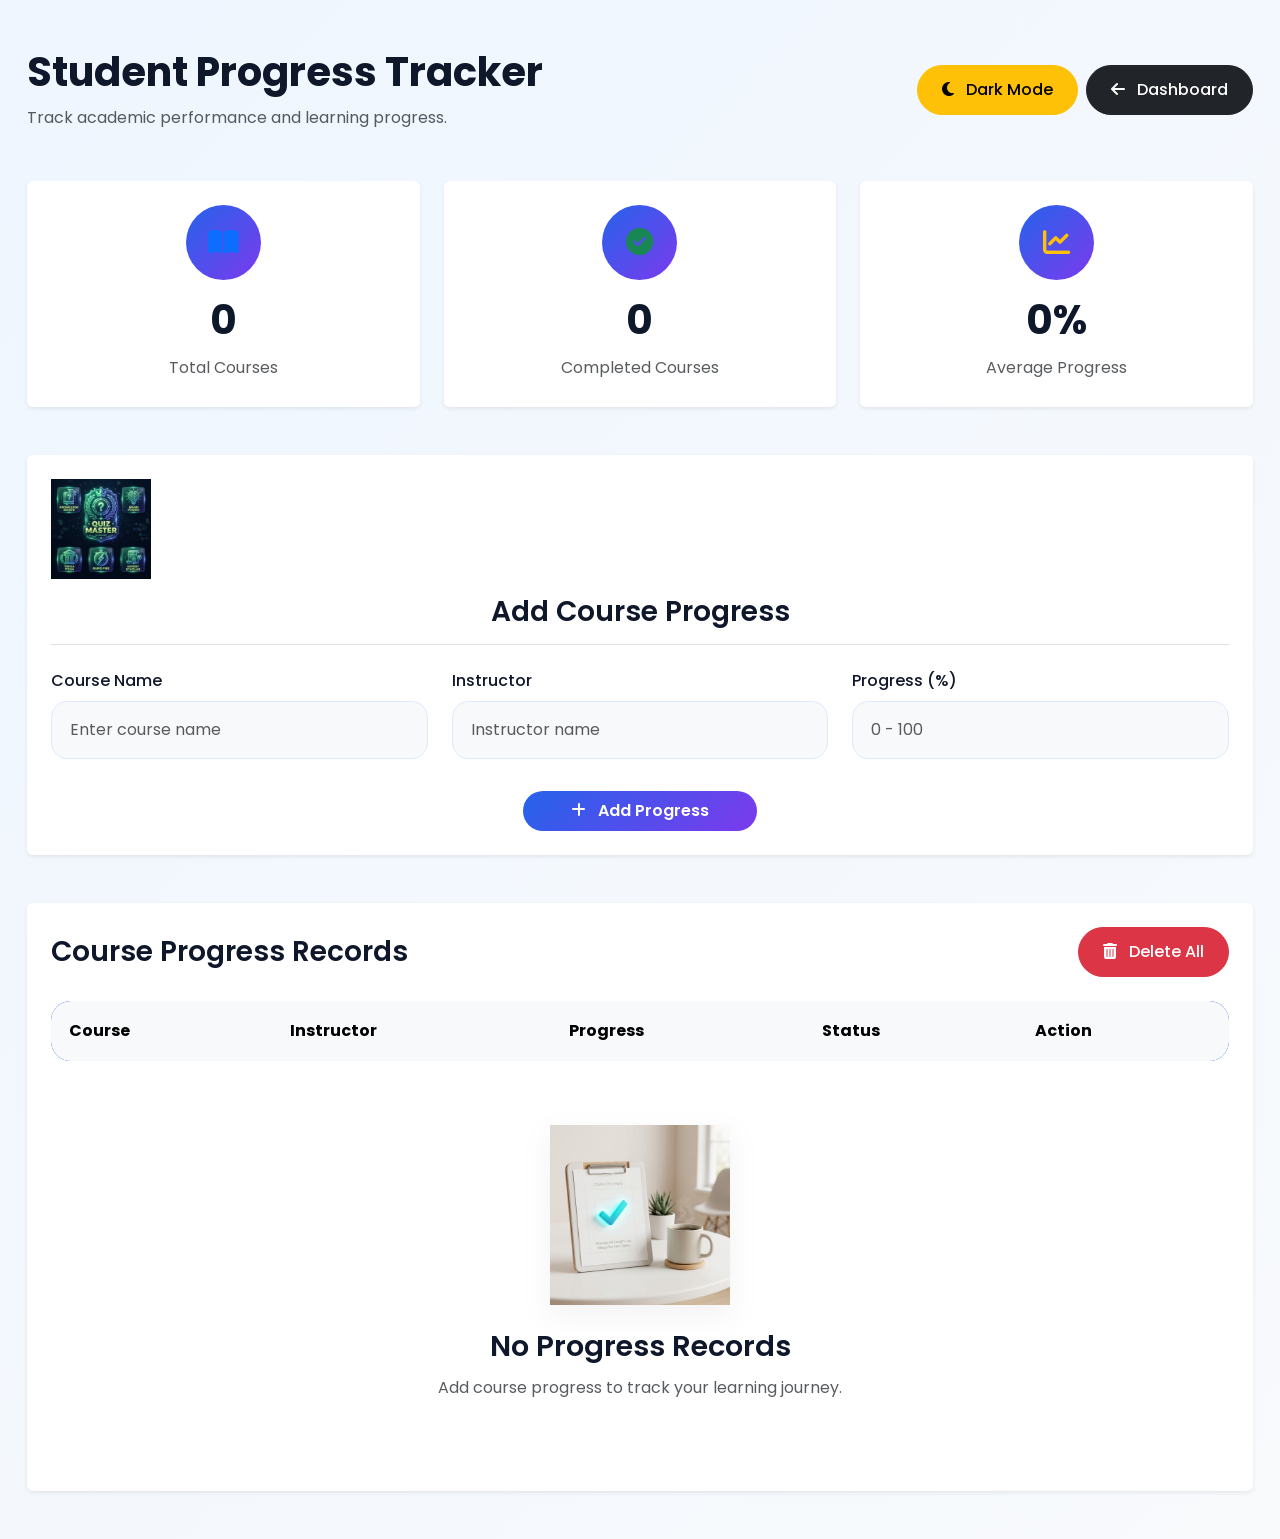
<file: progress.html>
<!DOCTYPE html>
<html lang="en">

<head>

    <meta charset="UTF-8">

    <meta name="viewport"
        content="width=device-width, initial-scale=1.0">

    <title>Student Progress Tracker | Smart Learning Portal</title>

    <link href="https://cdn.jsdelivr.net/npm/bootstrap@5.3.3/dist/css/bootstrap.min.css"
        rel="stylesheet">

    <link rel="stylesheet"
        href="https://cdnjs.cloudflare.com/ajax/libs/font-awesome/6.5.2/css/all.min.css">

    <link href="https://fonts.googleapis.com/css2?family=Poppins:wght@300;400;500;600;700&display=swap"
        rel="stylesheet">

    <link rel="stylesheet"
        href="css/style.css">

    <link rel="stylesheet"
        href="css/progress.css">

</head>

<body>

    <section class="progress-section py-5">

        <div class="container">

            <div class="progress-topbar d-flex flex-wrap justify-content-between align-items-center mb-5">

                <div>

                    <h2>
                        Student Progress Tracker
                    </h2>

                    <p class="text-muted mb-0">
                        Track academic performance and learning progress.
                    </p>

                </div>

                <div class="topbar-buttons mt-3 mt-md-0 d-flex gap-2">

                    <button id="themeBtn"
                        class="btn btn-warning rounded-pill fw-medium px-4">

                        <i class="fa-solid fa-moon me-2"></i>

                        Dark Mode

                    </button>

                    <a href="dashboard.html"
                        class="btn btn-dark rounded-pill fw-medium px-4">

                        <i class="fa-solid fa-arrow-left me-2"></i>

                        Dashboard

                    </a>

                </div>

            </div>

            <div class="row g-4 mb-5">

                <div class="col-md-4">

                    <div class="progress-card text-center p-4 shadow-sm bg-white rounded">

                        <div class="card-icon card-icon-sm bg-primary bg-opacity-10 text-primary rounded-circle d-inline-flex justify-content-center align-items-center mb-3">

                            <i class="fa-solid fa-book-open"></i>

                        </div>

                        <h3 id="totalCourses" class="fw-bold">
                            0
                        </h3>

                        <p class="text-muted mb-0">
                            Total Courses
                        </p>

                    </div>

                </div>

                <div class="col-md-4">

                    <div class="progress-card text-center p-4 shadow-sm bg-white rounded">

                        <div class="card-icon card-icon-sm bg-success bg-opacity-10 text-success rounded-circle d-inline-flex justify-content-center align-items-center mb-3">

                            <i class="fa-solid fa-circle-check"></i>

                        </div>

                        <h3 id="completedCourses" class="fw-bold">
                            0
                        </h3>

                        <p class="text-muted mb-0">
                            Completed Courses
                        </p>

                    </div>

                </div>

                <div class="col-md-4">

                    <div class="progress-card text-center p-4 shadow-sm bg-white rounded">

                        <div class="card-icon card-icon-sm bg-warning bg-opacity-10 text-warning rounded-circle d-inline-flex justify-content-center align-items-center mb-3">

                            <i class="fa-solid fa-chart-line"></i>

                        </div>

                        <h3 id="averageProgress" class="fw-bold">
                            0%
                        </h3>

                        <p class="text-muted mb-0">
                            Average Progress
                        </p>

                    </div>

                </div>

            </div>

            <div class="progress-form-card p-4 shadow-sm bg-white rounded mb-5">

                <div class="text-center mb-3">
                    <img src="images/badges/achievement_badges.webp" alt="Achievement Badges" class="img-fluid img-sm">
                </div>

                <h3 class="mb-4 fw-semibold text-center border-bottom pb-3">
                    Add Course Progress
                </h3>

                <form id="progressForm">

                    <div class="row g-4">

                        <div class="col-md-4">

                            <label class="form-label fw-medium">
                                Course Name
                            </label>

                            <input type="text"
                                id="courseName"
                                class="form-control bg-light"
                                placeholder="Enter course name"
                                required>

                        </div>

                        <div class="col-md-4">

                            <label class="form-label fw-medium">
                                Instructor
                            </label>

                            <input type="text"
                                id="courseInstructor"
                                class="form-control bg-light"
                                placeholder="Instructor name"
                                required>

                        </div>

                        <div class="col-md-4">

                            <label class="form-label fw-medium">
                                Progress (%)
                            </label>

                            <input type="number"
                                id="courseProgress"
                                class="form-control bg-light"
                                placeholder="0 - 100"
                                min="0"
                                max="100"
                                required>

                        </div>

                    </div>

                    <div class="text-center mt-4 pt-2">
                        <button type="submit"
                            class="btn btn-primary px-5 py-2 fw-semibold rounded-pill">

                            <i class="fa-solid fa-plus me-2"></i>

                            Add Progress

                        </button>
                    </div>

                </form>

            </div>

            <div class="progress-table-card p-4 shadow-sm bg-white rounded">

                <div class="table-header d-flex flex-wrap justify-content-between align-items-center mb-4">

                    <h3 class="fw-semibold mb-0">
                        Course Progress Records
                    </h3>

                    <button id="deleteAllBtn"
                        class="btn btn-danger rounded-pill px-4 fw-medium mt-3 mt-md-0">

                        <i class="fa-solid fa-trash-can me-2"></i> Delete All

                    </button>

                </div>

                <div class="table-responsive">

                    <table class="table table-hover align-middle">

                        <thead class="table-light">

                            <tr>

                                <th>
                                    Course
                                </th>

                                <th>
                                    Instructor
                                </th>

                                <th>
                                    Progress
                                </th>

                                <th>
                                    Status
                                </th>

                                <th>
                                    Action
                                </th>

                            </tr>

                        </thead>

                        <tbody id="progressTableBody">

                            </tbody>

                    </table>

                </div>

                <div id="emptyState"
                    class="empty-state text-center py-5 mt-3">

                    <img src="images/illustrations/empty_state.png" alt="No Progress Records" class="img-fluid mb-4 img-md">

                    <h4 class="fw-semibold">
                        No Progress Records
                    </h4>

                    <p class="text-muted">
                        Add course progress to track your learning journey.
                    </p>

                </div>

            </div>

        </div>

    </section>

    <script src="https://cdn.jsdelivr.net/npm/bootstrap@5.3.3/dist/js/bootstrap.bundle.min.js"></script>

    <script src="js/progress.js"></script>

</body>

</html>
</file>
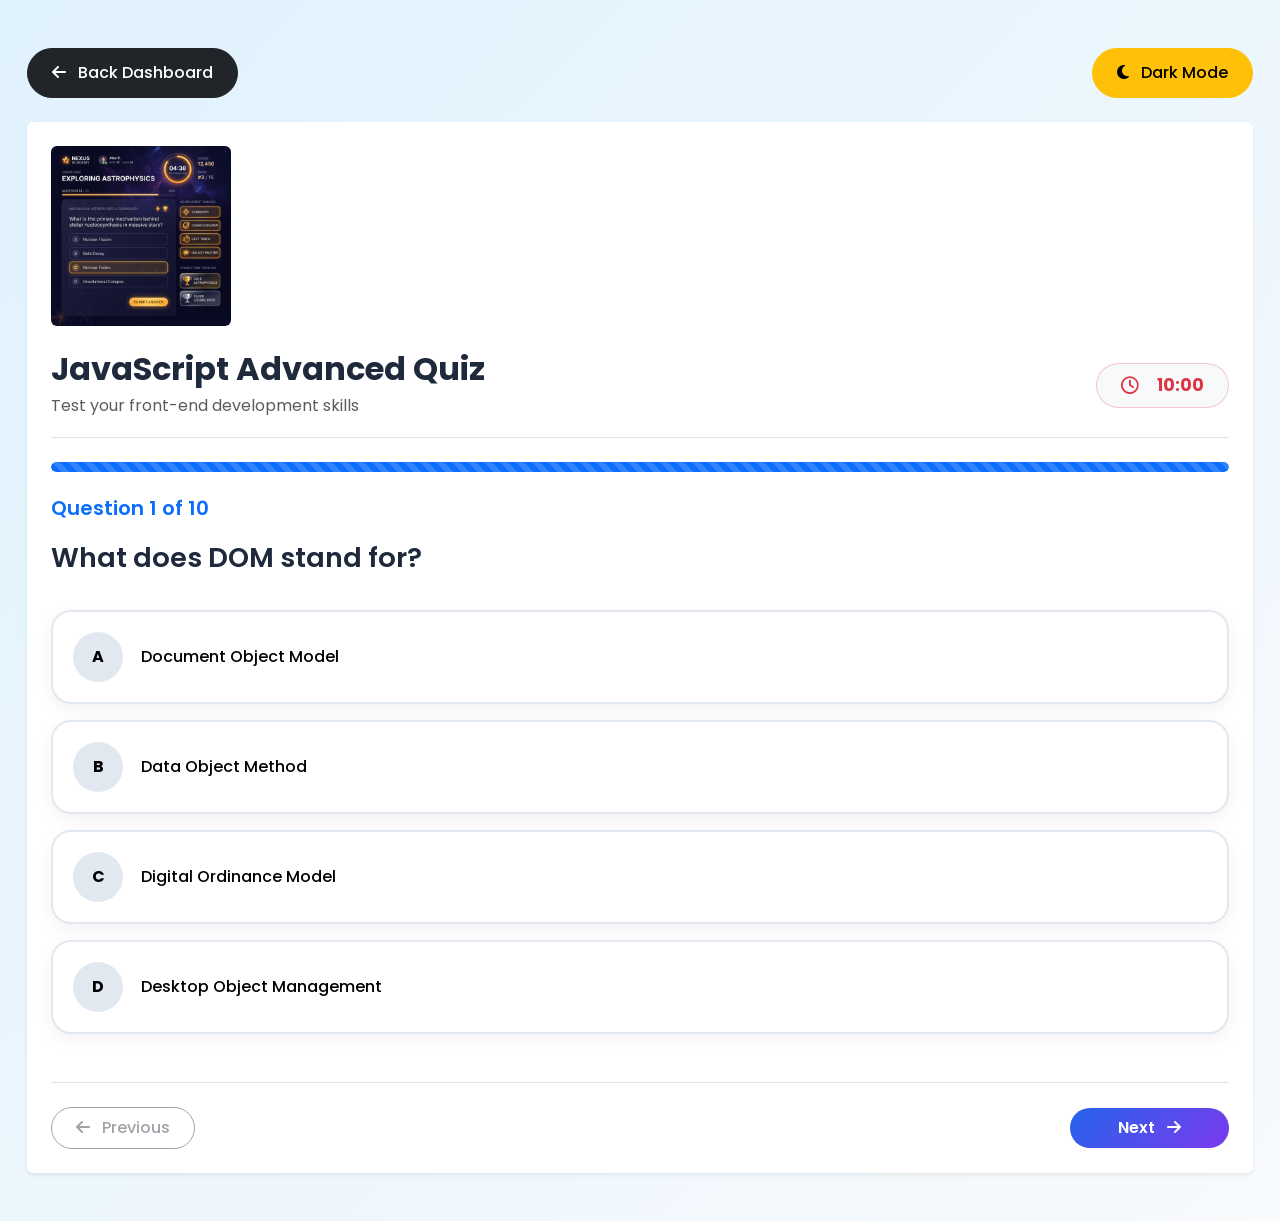
<file: quiz.html>
<!DOCTYPE html>
<html lang="en">

<head>

    <meta charset="UTF-8">

    <meta name="viewport"
        content="width=device-width, initial-scale=1.0">

    <title>Quiz Module | Smart Learning Portal</title>

    <link href="https://cdn.jsdelivr.net/npm/bootstrap@5.3.3/dist/css/bootstrap.min.css"
        rel="stylesheet">

    <link rel="stylesheet"
        href="https://cdnjs.cloudflare.com/ajax/libs/font-awesome/6.5.2/css/all.min.css">

    <link href="https://fonts.googleapis.com/css2?family=Poppins:wght@300;400;500;600;700&display=swap"
        rel="stylesheet">

    <link rel="stylesheet"
        href="css/style.css">

    <link rel="stylesheet"
        href="css/quiz.css">

</head>

<body>

    <section class="quiz-section py-5">

        <div class="container">

            <div class="quiz-topbar d-flex justify-content-between align-items-center mb-4">

                <a href="dashboard.html"
                    class="btn btn-dark rounded-pill fw-medium px-4">

                    <i class="fa-solid fa-arrow-left me-2"></i>

                    Back Dashboard

                </a>

                <button id="darkModeToggle"
                    class="btn btn-warning rounded-pill fw-medium px-4">

                    <i class="fa-solid fa-moon me-2"></i>

                    Dark Mode

                </button>

            </div>

            <div class="quiz-card p-4 shadow-sm bg-white rounded">

                <div class="text-center mb-4">
                    <img src="images/quiz/quiz-module.webp" alt="Quiz Module" class="img-fluid rounded img-quiz">
                </div>

                <div class="quiz-header d-flex flex-wrap justify-content-between align-items-center border-bottom pb-3 mb-4">

                    <div>

                        <h2 class="fw-bold mb-1">
                            JavaScript Advanced Quiz
                        </h2>

                        <p class="text-muted mb-0">
                            Test your front-end development skills
                        </p>

                    </div>

                    <div class="quiz-timer mt-3 mt-md-0 bg-light px-4 py-2 rounded-pill fw-bold text-danger border border-danger border-opacity-25">

                        <i class="fa-regular fa-clock me-2"></i>

                        <span id="timer">
                            10:00
                        </span>

                    </div>

                </div>

                <div class="quiz-progress mb-4">

                    <div class="progress progress-sm">

                        <div id="progressBar"
                            class="progress-bar progress-bar-striped progress-bar-animated bg-primary progress-fill-0 w-100">

                        </div>

                    </div>

                </div>

                <div class="question-container mb-5">

                    <h5 id="questionNumber" class="text-primary fw-semibold mb-3">
                        Question 1 of 10
                    </h5>

                    <h3 id="questionText"
                        class="question-text fw-semibold mb-4">

                        Loading question...

                    </h3>

                    <div id="optionsContainer"
                        class="options-container d-grid gap-3">

                    </div>

                </div>

                <div class="quiz-buttons d-flex justify-content-between align-items-center border-top pt-4">

                    <button id="previousBtn"
                        class="btn btn-outline-secondary px-4 py-2 fw-medium rounded-pill">

                        <i class="fa-solid fa-arrow-left me-2"></i>

                        Previous

                    </button>

                    <button id="nextBtn"
                        class="btn btn-primary px-5 py-2 fw-semibold rounded-pill ms-auto">

                        Next

                        <i class="fa-solid fa-arrow-right ms-2"></i>

                    </button>

                    <button id="submitBtn"
                        class="btn btn-success px-5 py-2 fw-semibold rounded-pill d-none ms-auto">

                        Submit Quiz

                        <i class="fa-solid fa-check ms-2"></i>

                    </button>

                </div>

            </div>

            <div id="resultCard"
                class="result-card d-none text-center p-5 shadow-sm bg-white rounded mt-4">

                <div class="result-icon text-warning mb-4 fs-4xl">

                    <i class="fa-solid fa-trophy"></i>

                </div>

                <h2 class="fw-bold mb-3">
                    Quiz Completed 🎉
                </h2>

                <h3 id="scoreText" class="text-primary fw-semibold mb-3">
                    Your Score: 0/10
                </h3>

                <p id="performanceText" class="text-muted fs-5 mb-5">
                    Excellent Performance!
                </p>

                <div class="result-buttons d-flex justify-content-center gap-3">

                    <button id="restartBtn"
                        class="btn btn-warning rounded-pill px-4 py-2 fw-semibold">

                        Restart Quiz

                    </button>

                    <a href="dashboard.html"
                        class="btn btn-dark rounded-pill px-4 py-2 fw-medium">

                        Back Dashboard

                    </a>

                </div>

            </div>

        </div>

    </section>

    <script src="https://cdn.jsdelivr.net/npm/bootstrap@5.3.3/dist/js/bootstrap.bundle.min.js"></script>

    <script src="./js/quiz.js"></script>

</body>

</html>
</file>
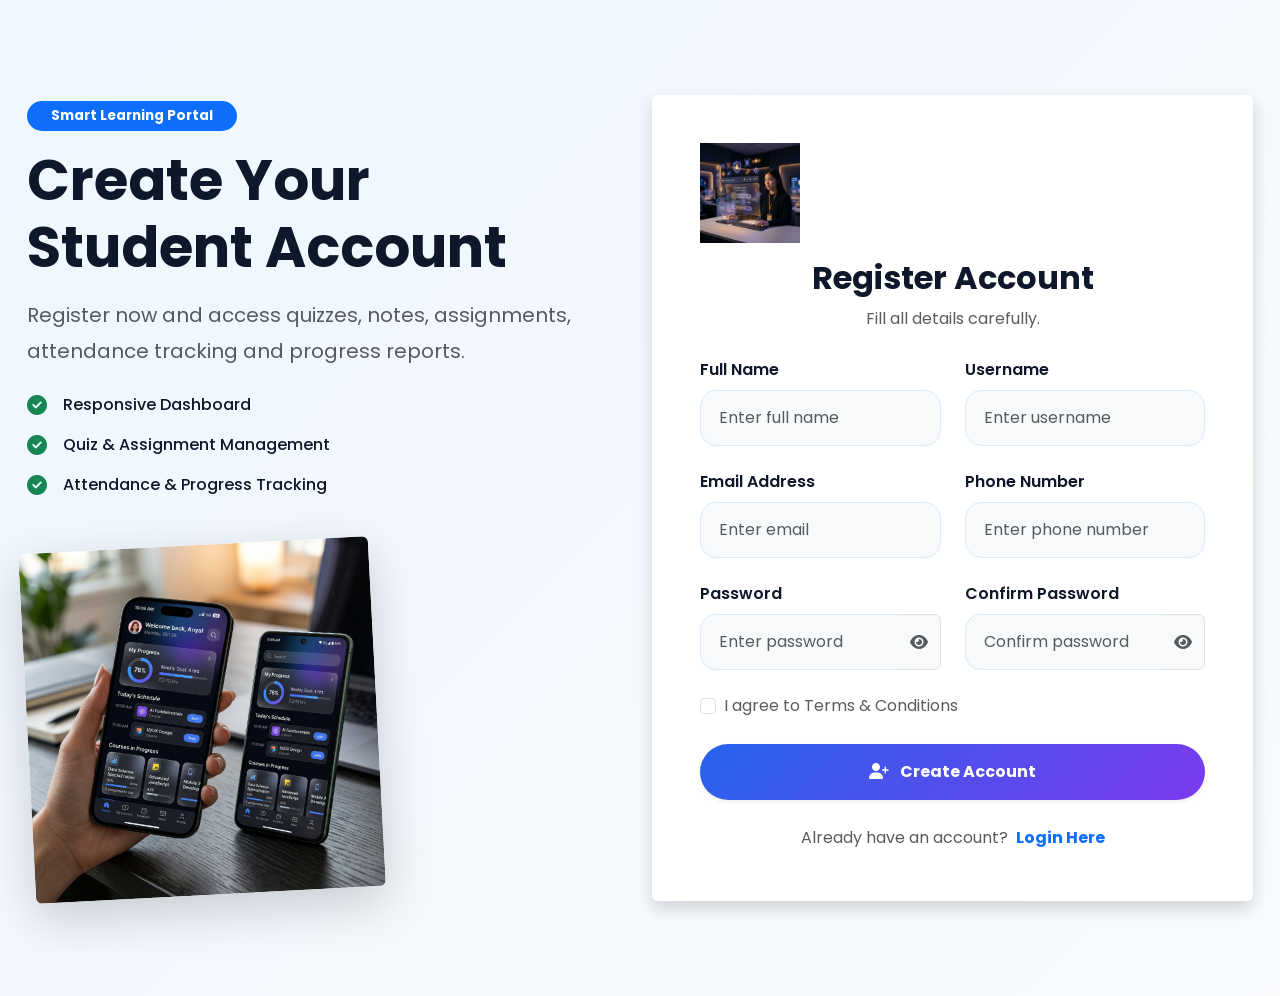
<file: register.html>
<!DOCTYPE html>
<html lang="en">

<head>

    <meta charset="UTF-8">

    <meta name="viewport"
        content="width=device-width, initial-scale=1.0">

    <title>Register | Smart Learning Portal</title>

    <link href="https://cdn.jsdelivr.net/npm/bootstrap@5.3.3/dist/css/bootstrap.min.css"
        rel="stylesheet">

    <link rel="stylesheet"
        href="https://cdnjs.cloudflare.com/ajax/libs/font-awesome/6.5.2/css/all.min.css">

    <link href="https://fonts.googleapis.com/css2?family=Poppins:wght@300;400;500;600;700&display=swap"
        rel="stylesheet">

    <link rel="stylesheet"
        href="css/style.css">

    <link rel="stylesheet"
        href="css/register.css">

</head>

<body>

    <section class="register-section py-5">

        <div class="container">

            <div class="row align-items-center min-vh-100">

                <div class="col-lg-6 mb-5 mb-lg-0 pe-lg-5">

                    <div class="register-content">

                        <span class="badge bg-primary px-4 py-2 mb-3 rounded-pill">
                            Smart Learning Portal
                        </span>

                        <h1 class="fw-bold display-5 mb-3">
                            Create Your Student Account
                        </h1>

                        <p class="text-muted fs-5 mb-4">
                            Register now and access quizzes, notes,
                            assignments, attendance tracking and progress reports.
                        </p>

                        <div class="feature-list mt-4 mb-5">

                            <div class="feature-item d-flex align-items-center gap-3 mb-3 fw-medium">
                                <i class="fa-solid fa-circle-check text-success fs-5"></i>
                                Responsive Dashboard
                            </div>

                            <div class="feature-item d-flex align-items-center gap-3 mb-3 fw-medium">
                                <i class="fa-solid fa-circle-check text-success fs-5"></i>
                                Quiz & Assignment Management
                            </div>

                            <div class="feature-item d-flex align-items-center gap-3 fw-medium">
                                <i class="fa-solid fa-circle-check text-success fs-5"></i>
                                Attendance & Progress Tracking
                            </div>

                        </div>

                        <div class="d-none d-lg-block text-center mt-5">
                            <img src="images/mobile/mobile-dashboard-preview.webp" alt="Mobile Dashboard Preview" class="img-fluid rounded shadow-lg img-preview-sm">
                        </div>

                    </div>

                </div>

                <div class="col-lg-6">

                    <div class="register-card p-4 p-md-5 shadow rounded bg-white">

                        <div class="text-center mb-4">

                            <img src="images/auth/login-illustration.webp" alt="Register Illustration" class="img-fluid mb-3 img-sm">

                            <h2 class="fw-bold mb-2">
                                Register Account
                            </h2>

                            <p class="text-muted">
                                Fill all details carefully.
                            </p>

                        </div>

                        <form id="registerForm">

                            <div class="row g-4">

                                <div class="col-md-6">

                                    <label class="form-label fw-semibold">
                                        Full Name
                                    </label>

                                    <input type="text"
                                        id="fullName"
                                        class="form-control bg-light"
                                        placeholder="Enter full name"
                                        required>

                                </div>

                                <div class="col-md-6">

                                    <label class="form-label fw-semibold">
                                        Username
                                    </label>

                                    <input type="text"
                                        id="username"
                                        class="form-control bg-light"
                                        placeholder="Enter username"
                                        required>

                                </div>

                                <div class="col-md-6">

                                    <label class="form-label fw-semibold">
                                        Email Address
                                    </label>

                                    <input type="email"
                                        id="email"
                                        class="form-control bg-light"
                                        placeholder="Enter email"
                                        required>

                                </div>

                                <div class="col-md-6">

                                    <label class="form-label fw-semibold">
                                        Phone Number
                                    </label>

                                    <input type="tel"
                                        id="phone"
                                        class="form-control bg-light"
                                        placeholder="Enter phone number"
                                        required>

                                </div>

                                <div class="col-md-6">

                                    <label class="form-label fw-semibold">
                                        Password
                                    </label>

                                    <div class="input-group">

                                        <input type="password"
                                            id="password"
                                            class="form-control bg-light border-end-0"
                                            placeholder="Enter password"
                                            required>

                                        <span class="input-group-text bg-light cursor-pointer">
                                            <i class="fa-solid fa-eye text-muted toggle-password"></i>
                                        </span>

                                    </div>

                                </div>

                                <div class="col-md-6">

                                    <label class="form-label fw-semibold">
                                        Confirm Password
                                    </label>

                                    <div class="input-group">

                                        <input type="password"
                                            id="confirmPassword"
                                            class="form-control bg-light border-end-0"
                                            placeholder="Confirm password"
                                            required>

                                        <span class="input-group-text bg-light cursor-pointer">
                                            <i class="fa-solid fa-eye text-muted toggle-confirm-password"></i>
                                        </span>

                                    </div>

                                </div>

                            </div>

                            <div class="form-check mt-4">

                                <input class="form-check-input"
                                    type="checkbox"
                                    id="termsCheck"
                                    required>

                                <label class="form-check-label text-muted" for="termsCheck">
                                    I agree to Terms & Conditions
                                </label>

                            </div>

                            <button type="submit"
                                class="btn btn-primary w-100 mt-4 py-3 fw-bold rounded-pill shadow-sm">

                                <i class="fa-solid fa-user-plus me-2"></i>

                                Create Account

                            </button>

                            <div class="text-center mt-4">

                                <p class="text-muted mb-0">
                                    Already have an account?

                                    <a href="login.html" class="text-decoration-none fw-bold ms-1">
                                        Login Here
                                    </a>
                                </p>

                            </div>

                        </form>

                    </div>

                </div>

            </div>

        </div>

    </section>

    <script src="https://cdn.jsdelivr.net/npm/bootstrap@5.3.3/dist/js/bootstrap.bundle.min.js"></script>

    <script src="js/register.js"></script>

</body>

</html>
</file>
<file: css/style.css>
/* =========================================
   style.css
   SMART LEARNING PORTAL MAIN STYLESHEET
========================================= */



/* =========================================
   ROOT VARIABLES
========================================= */

:root {

    --primary-color: #2563eb;
    --secondary-color: #7c3aed;
    --success-color: #16a34a;
    --danger-color: #dc2626;
    --warning-color: #f59e0b;

    --light-bg: #f8fafc;
    --dark-bg: #020617;

    --light-card: #ffffff;
    --dark-card: #0f172a;

    --light-text: #0f172a;
    --dark-text: #f8fafc;

    --border-radius: 24px;

    --transition: 0.3s ease;
}



/* =========================================
   RESET STYLING
========================================= */

* {
    margin: 0;
    padding: 0;
    box-sizing: border-box;
}



/* =========================================
   BODY
========================================= */

body {
    font-family: 'Poppins', sans-serif;
    background: var(--light-bg);
    color: var(--light-text);
    overflow-x: hidden;
    scroll-behavior: smooth;
    transition: var(--transition);
}



/* DARK MODE */

body.dark-mode {
    background: var(--dark-bg);
    color: var(--dark-text);
}



/* =========================================
   LINKS
========================================= */

a {
    text-decoration: none;
    transition: var(--transition);
}



/* =========================================
   IMAGES (Updated for project assets)
========================================= */

img {
    max-width: 100%;
    height: auto;
    display: block;
}

/* Global preview section image styling for consistency */
.preview-section img {
    border-radius: 20px;
    box-shadow: 0 20px 40px rgba(0,0,0,0.1);
    transition: transform 0.4s ease;
}

.preview-section img:hover {
    transform: scale(1.02);
}

body.dark-mode .preview-section img {
    filter: brightness(0.9);
}


/* =========================================
   SECTION PADDING
========================================= */

section {
    padding-top: 80px;
    padding-bottom: 80px;
}



/* =========================================
   CONTAINER
========================================= */

.container {
    max-width: 1250px;
}



/* =========================================
   HEADINGS
========================================= */

h1,
h2,
h3,
h4,
h5,
h6 {
    font-weight: 700;
}



/* =========================================
   PARAGRAPH
========================================= */

p {
    line-height: 1.8;
}



/* =========================================
   BUTTONS
========================================= */

.btn {
    border-radius: 50px;
    padding: 12px 28px;
    font-weight: 600;
    transition: var(--transition);
}



/* BUTTON HOVER */

.btn:hover {
    transform: translateY(-4px);
}



/* PRIMARY BUTTON */

.btn-primary {
    background: linear-gradient(
        135deg,
        var(--primary-color),
        var(--secondary-color)
    );
    border: none;
}



/* =========================================
   NAVBAR
========================================= */

.navbar {
    padding: 18px 0;
    background: rgba(255,255,255,0.9);
    -webkit-backdrop-filter: blur(16px);
    backdrop-filter: blur(16px);
    box-shadow: 0 10px 30px rgba(0,0,0,0.05);
}



/* DARK MODE */

body.dark-mode .navbar {
    background: rgba(2,6,23,0.9);
}



/* BRAND */

.navbar-brand {
    font-size: 1.5rem;
    font-weight: 700;
    color: var(--primary-color);
}



/* NAV LINK */

.nav-link {
    font-weight: 500;
    color: #334155;
    margin-left: 12px;
}



/* ACTIVE */

.nav-link:hover {
    color: var(--primary-color);
}



/* DARK MODE */

body.dark-mode .nav-link {
    color: #f8fafc;
}



/* =========================================
   HERO SECTION
========================================= */

.hero-section {
    min-height: 100vh;
    display: flex;
    align-items: center;
}



/* HERO TITLE */

.hero-content h1 {
    font-size: 4rem;
    line-height: 1.2;
    margin-bottom: 20px;
}



/* HERO TEXT */

.hero-content p {
    font-size: 1.1rem;
    color: #64748b;
    margin-bottom: 30px;
}



/* DARK MODE */

body.dark-mode .hero-content p {
    color: #cbd5e1;
}



/* HERO IMAGE */

.hero-image img {
    animation: floatImage 4s ease-in-out infinite;
}



/* FLOAT ANIMATION */

@keyframes floatImage {

    0% {
        transform: translateY(0);
    }

    50% {
        transform: translateY(-18px);
    }

    100% {
        transform: translateY(0);
    }
}



/* =========================================
   CARDS
========================================= */

.custom-card {
    background: rgba(255,255,255,0.92);
    -webkit-backdrop-filter: blur(20px);
    backdrop-filter: blur(20px);
    border-radius: var(--border-radius);
    padding: 35px;
    box-shadow: 0 15px 50px rgba(0,0,0,0.08);
    transition: var(--transition);
    height: 100%;
}



/* HOVER */

.custom-card:hover {
    transform: translateY(-10px);
}



/* DARK MODE */

body.dark-mode .custom-card {
    background: rgba(15,23,42,0.92);
}



/* ICON */

.card-icon {
    width: 75px;
    height: 75px;
    border-radius: 20px;
    display: flex;
    justify-content: center;
    align-items: center;
    background: linear-gradient(
        135deg,
        var(--primary-color),
        var(--secondary-color)
    );
    color: white;
    font-size: 1.7rem;
    margin-bottom: 25px;
}



/* =========================================
   FORM CONTROLS
========================================= */

.form-control,
.form-select {
    border-radius: 16px;
    padding: 14px 18px;
    border: 1px solid #dbeafe;
    transition: var(--transition);
}



/* FOCUS */

.form-control:focus,
.form-select:focus {
    box-shadow: 0 0 0 0.2rem rgba(37,99,235,0.15);
    border-color: var(--primary-color);
}



/* DARK MODE */

body.dark-mode .form-control,
body.dark-mode .form-select {
    background: #1e293b;
    border: 1px solid #334155;
    color: white;
}



/* =========================================
   TABLES
========================================= */

.table {
    border-radius: 20px;
    overflow: hidden;
}



/* TABLE HEAD */

.table thead {
    background: var(--primary-color);
    color: white;
}



/* ROW HOVER */

.table tbody tr:hover {
    background: rgba(37,99,235,0.06);
}



/* DARK MODE */

body.dark-mode .table {
    color: white;
}

body.dark-mode .table tbody tr:hover {
    background: rgba(255,255,255,0.05);
}



/* =========================================
   BADGES
========================================= */

.badge {
    padding: 10px 16px;
    border-radius: 50px;
    font-size: 0.85rem;
}



/* =========================================
   FOOTER
========================================= */

.footer {
    background: #0f172a;
    color: white;
    padding: 70px 0 30px;
}



/* FOOTER TITLE */

.footer h4 {
    margin-bottom: 20px;
}



/* FOOTER LINKS */

.footer a {
    color: #cbd5e1;
    display: inline-block;
    margin-bottom: 10px;
}



/* HOVER */

.footer a:hover {
    color: white;
}



/* COPYRIGHT */

.copyright {
    border-top: 1px solid rgba(255,255,255,0.1);
    margin-top: 40px;
    padding-top: 20px;
    text-align: center;
}



/* =========================================
   MODAL
========================================= */

.modal-content {
    border-radius: 24px;
    border: none;
}



/* =========================================
   ALERTS
========================================= */

.alert {
    border-radius: 18px;
}



/* =========================================
   SCROLL TO TOP BUTTON
========================================= */

.scroll-top-btn {
    position: fixed;
    right: 30px;
    bottom: 30px;
    width: 55px;
    height: 55px;
    border-radius: 50%;
    background: linear-gradient(
        135deg,
        var(--primary-color),
        var(--secondary-color)
    );
    color: white;
    border: none;
    display: flex;
    justify-content: center;
    align-items: center;
    cursor: pointer;
    z-index: 999;
    opacity: 0;
    visibility: hidden;
    transition: var(--transition);
}



/* SHOW BUTTON */

.scroll-top-btn.show {
    opacity: 1;
    visibility: visible;
}



/* =========================================
   LOADER
========================================= */

.loader-wrapper {
    position: fixed;
    inset: 0;
    background: white;
    display: flex;
    justify-content: center;
    align-items: center;
    z-index: 99999;
}



/* DARK MODE */

body.dark-mode .loader-wrapper {
    background: #020617;
}



/* SPINNER */

.loader {
    width: 60px;
    height: 60px;
    border: 6px solid #dbeafe;
    border-top-color: var(--primary-color);
    border-radius: 50%;
    animation: spin 1s linear infinite;
}



/* SPIN */

@keyframes spin {

    100% {
        transform: rotate(360deg);
    }
}



/* =========================================
   ANIMATIONS
========================================= */

.fade-up {
    animation: fadeUp 1s ease;
}



/* KEYFRAMES */

@keyframes fadeUp {

    from {
        opacity: 0;
        transform: translateY(40px);
    }

    to {
        opacity: 1;
        transform: translateY(0);
    }
}



/* =========================================
   CUSTOM SCROLLBAR
========================================= */

::-webkit-scrollbar {
    width: 10px;
}

::-webkit-scrollbar-thumb {
    background: var(--primary-color);
    border-radius: 20px;
}

::-webkit-scrollbar-track {
    background: #dbeafe;
}



/* =========================================
   RESPONSIVE DESIGN
========================================= */

@media (max-width: 992px) {

    .hero-content h1 {
        font-size: 3rem;
    }
}



@media (max-width: 768px) {

    section {
        padding-top: 60px;
        padding-bottom: 60px;
    }

    .hero-content h1 {
        font-size: 2.5rem;
    }

    .navbar {
        padding: 14px 0;
    }
}



@media (max-width: 576px) {

    .hero-content h1 {
        font-size: 2rem;
    }

    .custom-card {
        padding: 25px;
    }

    .btn {
        width: 100%;
    }
}



/* =========================================
   UTILITY CLASSES FOR INLINE STYLES
========================================= */

/* Icon and Avatar Sizing Classes */
.icon-btn-xs {
    width: 40px !important;
    height: 40px !important;
}

.icon-btn-sm {
    width: 45px !important;
    height: 45px !important;
}

.avatar-sm {
    width: 45px !important;
    height: 45px !important;
    object-fit: cover !important;
}

.info-icon-sm {
    width: 50px !important;
    height: 50px !important;
    font-size: 1.25rem !important;
}

.activity-icon-sm {
    width: 40px !important;
    height: 40px !important;
}

.feature-icon-lg {
    width: 70px !important;
    height: 70px !important;
    font-size: 1.75rem !important;
}

/* Image Sizing Classes */
.img-hero-lg {
    max-height: 75vh !important;
    object-fit: contain !important;
}

.img-hero-md {
    max-height: 250px !important;
    object-fit: cover !important;
}

.img-hero-xl {
    max-height: 600px !important;
    border: 1px solid #eaeaea !important;
}

.img-md {
    max-height: 180px !important;
}

.img-sm {
    max-height: 100px !important;
    object-fit: contain !important;
}

.img-contact-md {
    max-height: 200px !important;
    object-fit: contain !important;
}

.img-analytics {
    max-height: 140px !important;
    object-fit: cover !important;
}

.img-quiz {
    max-height: 180px !important;
    object-fit: contain !important;
}

.img-preview-sm {
    max-height: 350px !important;
    transform: rotate(-3deg) !important;
}

/* Progress Bar Sizing */
.progress-xs {
    height: 8px !important;
}

.progress-sm {
    height: 10px !important;
}

/* Font Size Utilities */
.fs-4xl {
    font-size: 4rem !important;
}
</file>
<file: css/assignments.css>
/* =========================================
   assignments.css
========================================= */



/* =========================================
   GLOBAL STYLING
========================================= */

body {
    background: linear-gradient(
        135deg,
        #eff6ff,
        #f8fafc
    );
    font-family: 'Poppins', sans-serif;
    min-height: 100vh;
}



/* DARK MODE */

body.dark-mode {
    background: linear-gradient(
        135deg,
        #020617,
        #0f172a
    );
    color: white;
}



/* =========================================
   ASSIGNMENT SECTION
========================================= */

.assignment-section {
    min-height: 100vh;
}



/* =========================================
   TOPBAR
========================================= */

.assignment-topbar {
    display: flex;
    justify-content: space-between;
    align-items: center;
    gap: 20px;
    flex-wrap: wrap;
    margin-bottom: 40px;
}



/* TITLE */

.assignment-topbar h2 {
    font-size: 2.5rem;
    font-weight: 700;
    margin-bottom: 8px;
}

.assignment-topbar p {
    color: #64748b;
    margin: 0;
}



/* DARK MODE */

body.dark-mode .assignment-topbar p {
    color: #cbd5e1;
}



/* BUTTONS */

.topbar-buttons {
    display: flex;
    gap: 15px;
    flex-wrap: wrap;
}



/* =========================================
   STAT CARDS
========================================= */

.assignment-card {
    background: rgba(255,255,255,0.92);
    -webkit-backdrop-filter: blur(20px);
    backdrop-filter: blur(20px);
    border-radius: 28px;
    padding: 35px;
    text-align: center;
    box-shadow: 0 15px 50px rgba(0,0,0,0.08);
    transition: 0.4s ease;
}



/* HOVER */

.assignment-card:hover {
    transform: translateY(-10px);
}



/* DARK MODE */

body.dark-mode .assignment-card {
    background: rgba(15,23,42,0.92);
    box-shadow: none;
}



/* ICON */

.card-icon {
    width: 75px;
    height: 75px;
    border-radius: 20px;
    display: flex;
    justify-content: center;
    align-items: center;
    color: white;
    font-size: 1.8rem;
    margin: auto;
    margin-bottom: 20px;
}

/* ICON - SMALL SIZE */
.card-icon-sm {
    width: 60px;
    height: 60px;
    font-size: 1.5rem;
}



/* TITLE */

.assignment-card h3 {
    font-size: 2.5rem;
    font-weight: 700;
    margin-bottom: 10px;
}

.assignment-card p {
    color: #64748b;
    margin: 0;
}



/* DARK MODE */

body.dark-mode .assignment-card p {
    color: #cbd5e1;
}



/* =========================================
   FORM CARD
========================================= */

.assignment-form-card {
    background: rgba(255,255,255,0.92);
    -webkit-backdrop-filter: blur(20px);
    backdrop-filter: blur(20px);
    border-radius: 30px;
    padding: 35px;
    box-shadow: 0 15px 50px rgba(0,0,0,0.08);
    margin-bottom: 40px;
}



/* DARK MODE */

body.dark-mode .assignment-form-card {
    background: rgba(15,23,42,0.92);
    box-shadow: none;
}



/* TITLE */

.assignment-form-card h3 {
    font-weight: 700;
}



/* INPUTS */

.form-control,
.form-select {
    padding: 16px 18px;
    border-radius: 16px;
    border: 1px solid #dbeafe;
    transition: 0.3s ease;
}



/* FOCUS */

.form-control:focus,
.form-select:focus {
    border-color: #2563eb;
    box-shadow: 0 0 0 0.2rem rgba(37,99,235,0.2);
}



/* DARK MODE */

body.dark-mode .form-control,
body.dark-mode .form-select {
    background: #1e293b;
    border: 1px solid #334155;
    color: white;
}



/* =========================================
   TABLE CARD
========================================= */

.assignment-table-card {
    background: rgba(255,255,255,0.92);
    -webkit-backdrop-filter: blur(20px);
    backdrop-filter: blur(20px);
    border-radius: 30px;
    padding: 35px;
    box-shadow: 0 15px 50px rgba(0,0,0,0.08);
}



/* DARK MODE */

body.dark-mode .assignment-table-card {
    background: rgba(15,23,42,0.92);
    box-shadow: none;
}



/* TABLE HEADER */

.table-header {
    display: flex;
    justify-content: space-between;
    align-items: center;
    gap: 20px;
    flex-wrap: wrap;
    margin-bottom: 30px;
}



/* TITLE */

.table-header h3 {
    margin: 0;
    font-weight: 700;
}



/* TABLE */

.table {
    margin: 0;
}



/* HEAD */

.table thead tr {
    background: #2563eb;
    color: white;
}



/* TH */

.table th {
    padding: 18px;
    border: none;
}



/* TD */

.table td {
    padding: 18px;
    vertical-align: middle;
    transition: 0.3s ease;
}



/* ROW */

.table tbody tr {
    transition: 0.3s ease;
}



/* HOVER */

.table tbody tr:hover {
    background: rgba(37,99,235,0.06);
}



/* DARK MODE */

body.dark-mode .table {
    color: white;
}

body.dark-mode .table tbody tr:hover {
    background: rgba(255,255,255,0.05);
}



/* =========================================
   EMPTY STATE
========================================= */

.empty-state {
    text-align: center;
    padding: 60px 20px;
    display: none;
    animation: fadeIn 0.6s ease; /* Added animation for empty state */
}

/* ADDED IMAGE STYLING */
.empty-state img {
    margin: 0 auto;
    filter: drop-shadow(0 10px 15px rgba(0,0,0,0.05));
    transition: 0.3s ease;
    max-height: 180px;
}

/* FALLBACK ICON STYLING */
.empty-state i {
    font-size: 5rem;
    color: #94a3b8;
    margin-bottom: 20px;
}

/* TITLE */

.empty-state h4 {
    font-size: 1.8rem;
    font-weight: 700;
    margin-bottom: 10px;
}

.empty-state p {
    color: #64748b;
}



/* DARK MODE */

body.dark-mode .empty-state p {
    color: #cbd5e1;
}

/* ADDED DARK MODE IMAGE TWEAK */
body.dark-mode .empty-state img {
    opacity: 0.85; /* Softens the image slightly in dark mode */
    filter: drop-shadow(0 10px 15px rgba(0,0,0,0.2));
}



/* =========================================
   TOAST NOTIFICATION
========================================= */

.assignment-toast {
    position: fixed;
    top: 30px;
    right: -400px;
    background: #16a34a;
    color: white;
    padding: 18px 28px;
    border-radius: 18px;
    display: flex;
    align-items: center;
    gap: 12px;
    font-weight: 600;
    z-index: 9999;
    transition: 0.5s ease;
    box-shadow: 0 15px 40px rgba(0,0,0,0.15);
}



/* SHOW */

.assignment-toast.show {
    right: 30px;
}



/* =========================================
   BUTTONS
========================================= */

.btn {
    transition: 0.3s ease;
}



/* HOVER */

.btn:hover {
    transform: translateY(-4px);
}



/* =========================================
   ANIMATIONS
========================================= */

.assignment-card,
.assignment-form-card,
.assignment-table-card {
    animation: fadeIn 1s ease;
}



/* KEYFRAMES */

@keyframes fadeIn {

    from {
        opacity: 0;
        transform: translateY(40px);
    }

    to {
        opacity: 1;
        transform: translateY(0);
    }
}



/* =========================================
   RESPONSIVE DESIGN
========================================= */

@media (max-width: 992px) {

    .assignment-topbar h2 {
        font-size: 2rem;
    }

    .assignment-card,
    .assignment-form-card,
    .assignment-table-card {
        padding: 28px;
    }
}



@media (max-width: 768px) {

    .assignment-topbar {
        flex-direction: column;
        align-items: flex-start;
    }

    .topbar-buttons {
        width: 100%;
    }

    .topbar-buttons .btn {
        flex: 1;
    }

    .table-header {
        flex-direction: column;
        align-items: flex-start;
    }
}



@media (max-width: 576px) {

    .assignment-topbar h2 {
        font-size: 1.7rem;
    }

    .assignment-card,
    .assignment-form-card,
    .assignment-table-card {
        padding: 22px;
    }

    .assignment-card h3 {
        font-size: 2rem;
    }

    .table th,
    .table td {
        padding: 14px;
        font-size: 0.9rem;
    }
}



/* =========================================
   CUSTOM SCROLLBAR
========================================= */

::-webkit-scrollbar {
    width: 10px;
}

::-webkit-scrollbar-thumb {
    background: #2563eb;
    border-radius: 20px;
}

::-webkit-scrollbar-track {
    background: #dbeafe;
}
</file>
<file: css/attendance.css>
/* =========================================
   attendance.css
========================================= */



/* =========================================
   GLOBAL STYLING
========================================= */

body {
    background: linear-gradient(
        135deg,
        #eff6ff,
        #f8fafc
    );
    font-family: 'Poppins', sans-serif;
    min-height: 100vh;
}



/* DARK MODE */

body.dark-mode {
    background: linear-gradient(
        135deg,
        #020617,
        #0f172a
    );
    color: white;
}



/* =========================================
   ATTENDANCE SECTION
========================================= */

.attendance-section {
    min-height: 100vh;
}



/* =========================================
   TOPBAR
========================================= */

.attendance-topbar {
    display: flex;
    justify-content: space-between;
    align-items: center;
    gap: 20px;
    flex-wrap: wrap;
    margin-bottom: 40px;
}



/* TITLE */

.attendance-topbar h2 {
    font-size: 2.5rem;
    font-weight: 700;
    margin-bottom: 8px;
}

.attendance-topbar p {
    color: #64748b;
    margin: 0;
}



/* DARK MODE */

body.dark-mode .attendance-topbar p {
    color: #cbd5e1;
}



/* BUTTONS */

.topbar-buttons {
    display: flex;
    gap: 15px;
    flex-wrap: wrap;
}



/* =========================================
   ATTENDANCE CARDS
========================================= */

.attendance-card {
    background: rgba(255,255,255,0.92);
    -webkit-backdrop-filter: blur(20px);
    backdrop-filter: blur(20px);
    border-radius: 28px;
    padding: 35px;
    text-align: center;
    box-shadow: 0 15px 50px rgba(0,0,0,0.08);
    transition: 0.4s ease;
}



/* HOVER */

.attendance-card:hover {
    transform: translateY(-10px);
}



/* DARK MODE */

body.dark-mode .attendance-card {
    background: rgba(15,23,42,0.92);
    box-shadow: none;
}



/* ICON */

.card-icon {
    width: 75px;
    height: 75px;
    border-radius: 20px;
    display: flex;
    justify-content: center;
    align-items: center;
    color: white;
    font-size: 1.8rem;
    margin: auto;
    margin-bottom: 20px;
}



/* TITLE */

.attendance-card h3 {
    font-size: 2.5rem;
    font-weight: 700;
    margin-bottom: 10px;
}

.attendance-card p {
    color: #64748b;
    margin: 0;
}



/* DARK MODE */

body.dark-mode .attendance-card p {
    color: #cbd5e1;
}



/* =========================================
   FORM CARD
========================================= */

.attendance-form-card {
    background: rgba(255,255,255,0.92);
    -webkit-backdrop-filter: blur(20px);
    backdrop-filter: blur(20px);
    border-radius: 30px;
    padding: 35px;
    box-shadow: 0 15px 50px rgba(0,0,0,0.08);
    margin-bottom: 40px;
}



/* DARK MODE */

body.dark-mode .attendance-form-card {
    background: rgba(15,23,42,0.92);
    box-shadow: none;
}



/* FORM TITLE */

.attendance-form-card h3 {
    font-weight: 700;
}



/* FORM INPUTS */

.form-control,
.form-select {
    padding: 16px 18px;
    border-radius: 16px;
    border: 1px solid #dbeafe;
    transition: 0.3s ease;
}



/* FOCUS */

.form-control:focus,
.form-select:focus {
    border-color: #2563eb;
    box-shadow: 0 0 0 0.2rem rgba(37,99,235,0.2);
}



/* DARK MODE */

body.dark-mode .form-control,
body.dark-mode .form-select {
    background: #1e293b;
    border: 1px solid #334155;
    color: white;
}



/* =========================================
   TABLE CARD
========================================= */

.attendance-table-card {
    background: rgba(255,255,255,0.92);
    -webkit-backdrop-filter: blur(20px);
    backdrop-filter: blur(20px);
    border-radius: 30px;
    padding: 35px;
    box-shadow: 0 15px 50px rgba(0,0,0,0.08);
}



/* DARK MODE */

body.dark-mode .attendance-table-card {
    background: rgba(15,23,42,0.92);
    box-shadow: none;
}



/* TABLE HEADER */

.table-header {
    display: flex;
    justify-content: space-between;
    align-items: center;
    gap: 20px;
    flex-wrap: wrap;
    margin-bottom: 30px;
}



/* TITLE */

.table-header h3 {
    font-weight: 700;
    margin: 0;
}



/* TABLE */

.table {
    margin: 0;
}



/* HEAD */

.table thead tr {
    background: #2563eb;
    color: white;
}



/* TH */

.table th {
    padding: 18px;
    border: none;
}



/* TD */

.table td {
    padding: 18px;
    vertical-align: middle;
    transition: 0.3s ease;
}



/* ROW */

.table tbody tr {
    transition: 0.3s ease;
}



/* HOVER */

.table tbody tr:hover {
    background: rgba(37,99,235,0.06);
}



/* DARK MODE */

body.dark-mode .table {
    color: white;
}

body.dark-mode .table tbody tr:hover {
    background: rgba(255,255,255,0.05);
}



/* =========================================
   EMPTY STATE
========================================= */

.empty-state {
    text-align: center;
    padding: 60px 20px;
    display: none;
    animation: fadeIn 0.6s ease;
}

/* ADDED IMAGE STYLING */
.empty-state img {
    margin: 0 auto;
    filter: drop-shadow(0 10px 15px rgba(0,0,0,0.05));
    transition: 0.3s ease;
}

/* FALLBACK ICON */
.empty-state i {
    font-size: 5rem;
    color: #94a3b8;
    margin-bottom: 20px;
}



/* TITLE */

.empty-state h4 {
    font-size: 1.8rem;
    font-weight: 700;
    margin-bottom: 10px;
}

.empty-state p {
    color: #64748b;
}



/* DARK MODE */

body.dark-mode .empty-state p {
    color: #cbd5e1;
}

/* ADDED DARK MODE IMAGE TWEAK */
body.dark-mode .empty-state img {
    opacity: 0.85; 
    filter: drop-shadow(0 10px 15px rgba(0,0,0,0.2));
}



/* =========================================
   TOAST NOTIFICATION
========================================= */

.attendance-toast {
    position: fixed;
    top: 30px;
    right: -400px;
    background: #16a34a;
    color: white;
    padding: 18px 28px;
    border-radius: 18px;
    display: flex;
    align-items: center;
    gap: 12px;
    font-weight: 600;
    z-index: 9999;
    transition: 0.5s ease;
    box-shadow: 0 15px 40px rgba(0,0,0,0.15);
}



/* SHOW */

.attendance-toast.show {
    right: 30px;
}



/* =========================================
   BUTTONS
========================================= */

.btn {
    transition: 0.3s ease;
}



/* HOVER */

.btn:hover {
    transform: translateY(-4px);
}



/* =========================================
   ANIMATIONS
========================================= */

.attendance-card,
.attendance-form-card,
.attendance-table-card {
    animation: fadeIn 1s ease;
}



/* KEYFRAMES */

@keyframes fadeIn {

    from {
        opacity: 0;
        transform: translateY(40px);
    }

    to {
        opacity: 1;
        transform: translateY(0);
    }
}



/* =========================================
   RESPONSIVE DESIGN
========================================= */

@media (max-width: 992px) {

    .attendance-topbar h2 {
        font-size: 2rem;
    }

    .attendance-card,
    .attendance-form-card,
    .attendance-table-card {
        padding: 28px;
    }
}



@media (max-width: 768px) {

    .attendance-topbar {
        flex-direction: column;
        align-items: flex-start;
    }

    .topbar-buttons {
        width: 100%;
    }

    .topbar-buttons .btn {
        flex: 1;
    }

    .table-header {
        flex-direction: column;
        align-items: flex-start;
    }
}



@media (max-width: 576px) {

    .attendance-topbar h2 {
        font-size: 1.7rem;
    }

    .attendance-card,
    .attendance-form-card,
    .attendance-table-card {
        padding: 22px;
    }

    .attendance-card h3 {
        font-size: 2rem;
    }

    .table th,
    .table td {
        padding: 14px;
        font-size: 0.9rem;
    }
}



/* =========================================
   CUSTOM SCROLLBAR
========================================= */

::-webkit-scrollbar {
    width: 10px;
}

::-webkit-scrollbar-thumb {
    background: #2563eb;
    border-radius: 20px;
}

::-webkit-scrollbar-track {
    background: #dbeafe;
}
</file>
<file: css/contact.css>
/* =========================================
   contact.css
========================================= */



/* =========================================
   GLOBAL STYLING
========================================= */

body {
    background: linear-gradient(
        135deg,
        #eff6ff,
        #f8fafc
    );
    font-family: 'Poppins', sans-serif;
    min-height: 100vh;
}



/* DARK MODE */

body.dark-mode {
    background: linear-gradient(
        135deg,
        #020617,
        #0f172a
    );
    color: white;
}



/* =========================================
   CONTACT SECTION
========================================= */

.contact-section {
    min-height: 100vh;
}



/* =========================================
   TOPBAR
========================================= */

.contact-topbar {
    display: flex;
    justify-content: space-between;
    align-items: center;
    gap: 20px;
    flex-wrap: wrap;
    margin-bottom: 40px;
}



/* TITLE */

.contact-topbar h2 {
    font-size: 2.5rem;
    font-weight: 700;
    margin-bottom: 8px;
}

.contact-topbar p {
    color: #64748b;
    margin: 0;
}



/* DARK MODE */

body.dark-mode .contact-topbar p {
    color: #cbd5e1;
}



/* BUTTONS */

.topbar-buttons {
    display: flex;
    gap: 15px;
    flex-wrap: wrap;
}



/* =========================================
   CONTACT CARD
========================================= */

.contact-card,
.contact-info-card {
    background: rgba(255,255,255,0.92);
    -webkit-backdrop-filter: blur(20px);
    backdrop-filter: blur(20px);
    border-radius: 30px;
    padding: 35px;
    box-shadow: 0 15px 50px rgba(0,0,0,0.08);
    height: 100%;
}



/* DARK MODE */

body.dark-mode .contact-card,
body.dark-mode .contact-info-card {
    background: rgba(15,23,42,0.92);
    box-shadow: none;
}



/* TITLE */

.contact-card h3,
.contact-info-card h3 {
    font-weight: 700;
}



/* IMAGES (ADDED FOR NEW HTML STRUCTURE) */

.contact-card img,
.contact-info-card img {
    transition: transform 0.4s ease, opacity 0.3s ease;
}

.contact-card img:hover,
.contact-info-card img:hover {
    transform: scale(1.03);
}

/* DARK MODE IMAGES */
body.dark-mode .contact-card img,
body.dark-mode .contact-info-card img {
    opacity: 0.85; /* Softens images in dark mode */
}



/* =========================================
   FORM STYLING
========================================= */

.form-label {
    font-weight: 500;
    margin-bottom: 10px;
}



/* INPUTS */

.form-control {
    padding: 16px 18px;
    border-radius: 16px;
    border: 1px solid #dbeafe;
    transition: 0.3s ease;
}



/* FOCUS */

.form-control:focus {
    border-color: #2563eb;
    box-shadow: 0 0 0 0.2rem rgba(37,99,235,0.2);
}



/* DARK MODE */

body.dark-mode .form-control {
    background: #1e293b;
    border: 1px solid #334155;
    color: white;
}



/* PLACEHOLDER */

body.dark-mode .form-control::placeholder {
    color: #94a3b8;
}



/* TEXTAREA */

textarea.form-control {
    resize: none;
}



/* =========================================
   INFO ITEMS
========================================= */

.info-item {
    display: flex;
    align-items: flex-start;
    gap: 20px;
    margin-bottom: 30px;
    transition: 0.3s ease;
}



/* ICON */

.info-icon {
    /* Dimensions and colors handled by HTML Bootstrap utility classes */
    display: flex;
    justify-content: center;
    align-items: center;
    flex-shrink: 0;
    transition: transform 0.3s ease;
}

.info-item:hover .info-icon {
    transform: scale(1.1) rotate(5deg);
}


/* TEXT */

.info-item h5 {
    font-weight: 700;
    margin-bottom: 6px;
}

.info-item p {
    color: #64748b;
    margin: 0;
}



/* DARK MODE */

body.dark-mode .info-item p {
    color: #cbd5e1;
}



/* =========================================
   SOCIAL LINKS
========================================= */

.social-links {
    display: flex;
    gap: 15px;
    margin-top: 40px;
}



/* LINK */

.social-links a {
    /* Colors and sizing handled by HTML Bootstrap utility classes */
    transition: all 0.3s ease;
    text-decoration: none;
}



/* HOVER */

.social-links a:hover {
    transform: translateY(-5px);
    box-shadow: 0 10px 20px rgba(0,0,0,0.1);
}



/* DARK MODE */

body.dark-mode .social-links a.btn-outline-dark {
    color: #fff;
    border-color: #fff;
}
body.dark-mode .social-links a.btn-outline-dark:hover {
    background-color: #fff;
    color: #0f172a;
}



/* =========================================
   TOAST NOTIFICATION
========================================= */

.contact-toast {
    position: fixed;
    top: 30px;
    right: -450px;
    padding: 18px 28px;
    border-radius: 18px;
    color: white;
    display: flex;
    align-items: center;
    gap: 12px;
    font-weight: 600;
    z-index: 9999;
    transition: 0.5s ease;
    box-shadow: 0 15px 40px rgba(0,0,0,0.15);
}



/* SUCCESS */

.contact-toast.success {
    background: #16a34a;
}



/* ERROR */

.contact-toast.error {
    background: #dc2626;
}



/* SHOW */

.contact-toast.show {
    right: 30px;
}



/* =========================================
   BUTTONS
========================================= */

.btn {
    transition: 0.3s ease;
}



/* HOVER */

.btn:hover {
    transform: translateY(-4px);
}



/* =========================================
   ANIMATIONS
========================================= */

.contact-card,
.contact-info-card {
    animation: fadeIn 1s ease;
}



/* KEYFRAMES */

@keyframes fadeIn {

    from {
        opacity: 0;
        transform: translateY(40px);
    }

    to {
        opacity: 1;
        transform: translateY(0);
    }
}



/* =========================================
   RESPONSIVE DESIGN
========================================= */

@media (max-width: 992px) {

    .contact-topbar h2 {
        font-size: 2rem;
    }

    .contact-card,
    .contact-info-card {
        padding: 28px;
    }
}



@media (max-width: 768px) {

    .contact-topbar {
        flex-direction: column;
        align-items: flex-start;
    }

    .topbar-buttons {
        width: 100%;
    }

    .topbar-buttons .btn {
        flex: 1;
    }

    .social-links {
        flex-wrap: wrap;
    }
}



@media (max-width: 576px) {

    .contact-topbar h2 {
        font-size: 1.7rem;
    }

    .contact-card,
    .contact-info-card {
        padding: 22px;
    }

    .info-item {
        flex-direction: column;
        align-items: center;
        text-align: center;
    }

    .social-links {
        justify-content: center;
    }
    
    .social-links a {
        width: 48px;
        height: 48px;
    }
}



/* =========================================
   CUSTOM SCROLLBAR
========================================= */

::-webkit-scrollbar {
    width: 10px;
}

::-webkit-scrollbar-thumb {
    background: #2563eb;
    border-radius: 20px;
}

::-webkit-scrollbar-track {
    background: #dbeafe;
}
</file>
<file: css/dashboard.css>
/* =========================================
   dashboard.css
========================================= */



/* =========================================
   GLOBAL DASHBOARD LAYOUT
========================================= */

body {
    background: #f1f5f9;
    font-family: 'Poppins', sans-serif;
}

body.dark-mode {
    background: #020617;
}



/* =========================================
   SIDEBAR
========================================= */

.sidebar {
    position: fixed;
    top: 0;
    left: 0;
    width: 280px;
    height: 100vh;
    background: linear-gradient(
        180deg,
        #0f172a,
        #1e293b
    );
    padding: 30px 20px;
    display: flex;
    flex-direction: column;
    justify-content: space-between;
    z-index: 1000;
    overflow-y: auto;
    transition: 0.4s ease;
}



/* LOGO */

.sidebar-logo {
    display: flex;
    align-items: center;
    gap: 15px;
    color: white;
    font-size: 1.4rem;
    font-weight: 700;
    margin-bottom: 50px;
}

.sidebar-logo i {
    width: 55px;
    height: 55px;
    border-radius: 15px;
    background: #facc15;
    color: black;
    display: flex;
    justify-content: center;
    align-items: center;
}



/* MENU */

.sidebar-menu {
    list-style: none;
    padding: 0;
}

.sidebar-menu li {
    margin-bottom: 15px;
}

.sidebar-menu a {
    display: flex;
    align-items: center;
    gap: 15px;
    padding: 15px 18px;
    border-radius: 15px;
    color: #cbd5e1;
    text-decoration: none;
    font-weight: 500;
    transition: 0.3s ease;
}

.sidebar-menu a i {
    width: 20px;
    text-align: center;
}

.sidebar-menu a:hover,
.sidebar-menu a.active {
    background: rgba(255, 255, 255, 0.08);
    color: #facc15;
    transform: translateX(5px);
}



/* SIDEBAR BUTTONS */

.sidebar-bottom button {
    padding: 14px;
    border-radius: 14px;
    font-weight: 600;
}



/* =========================================
   MAIN CONTENT
========================================= */

.main-content {
    margin-left: 280px;
    padding: 30px;
    min-height: 100vh;
}



/* =========================================
   DASHBOARD HEADER
========================================= */

.dashboard-header {
    display: flex;
    justify-content: space-between;
    align-items: center;
    margin-bottom: 40px;
    flex-wrap: wrap;
    gap: 20px;
}



/* HEADER TEXT */

.dashboard-header h2 {
    font-size: 2rem;
    font-weight: 700;
    color: #0f172a;
}

.header-subtitle {
    color: #64748b;
    margin-top: 8px;
}



/* PROFILE SECTION */

.profile-section {
    display: flex;
    align-items: center;
    gap: 25px;
}



/* NOTIFICATION */

.notification-bell {
    position: relative;
    width: 50px;
    height: 50px;
    background: white;
    border-radius: 50%;
    display: flex;
    justify-content: center;
    align-items: center;
    box-shadow: 0 8px 25px rgba(0,0,0,0.05);
    cursor: pointer;
    transition: 0.3s ease;
}

.notification-bell:hover {
    transform: scale(1.08);
}

.notification-bell i {
    font-size: 1.2rem;
    color: #0f172a;
}

.notification-count {
    position: absolute;
    top: -5px;
    right: -5px;
    width: 22px;
    height: 22px;
    border-radius: 50%;
    background: red;
    color: white;
    font-size: 0.75rem;
    display: flex;
    justify-content: center;
    align-items: center;
}



/* PROFILE */

.profile-info {
    display: flex;
    align-items: center;
    gap: 15px;
    background: white;
    padding: 10px 18px;
    border-radius: 18px;
    box-shadow: 0 8px 25px rgba(0,0,0,0.05);
    transition: transform 0.3s ease;
}

.profile-info:hover {
    transform: translateY(-3px);
}

.profile-info img {
    /* Width and height managed via HTML inline styles in the updated code */
    border-radius: 50%;
    object-fit: cover;
}

.profile-info h6 {
    margin: 0;
    font-weight: 600;
}

.profile-info small {
    color: #64748b;
}


/* =========================================
   DASHBOARD HERO BANNER (ADDED)
========================================= */

.dashboard-hero-banner {
    overflow: hidden;
    border-radius: 15px;
}

.dashboard-hero-banner img {
    transition: transform 0.5s ease, filter 0.3s ease;
    transform-origin: center;
}

.dashboard-hero-banner img:hover {
    transform: scale(1.02);
}


/* =========================================
   DASHBOARD CARDS
========================================= */

.dashboard-card {
    background: white;
    border-radius: 24px;
    padding: 30px;
    display: flex;
    align-items: center;
    gap: 20px;
    box-shadow: 0 10px 35px rgba(0,0,0,0.05);
    transition: 0.4s ease;
    height: 100%;
}

.dashboard-card:hover {
    transform: translateY(-10px);
}



/* CARD ICON */

.card-icon {
    width: 75px;
    height: 75px;
    border-radius: 20px;
    display: flex;
    justify-content: center;
    align-items: center;
    font-size: 1.8rem;
    color: white;
}

.card-icon.purple {
    background: linear-gradient(135deg, #7c3aed, #9333ea);
}

.card-icon.blue {
    background: linear-gradient(135deg, #2563eb, #3b82f6);
}

.card-icon.green {
    background: linear-gradient(135deg, #059669, #10b981);
}

.card-icon.orange {
    background: linear-gradient(135deg, #ea580c, #f97316);
}



/* CARD INFO */

.card-info h3 {
    font-size: 2rem;
    font-weight: 700;
    margin-bottom: 5px;
}

.card-info p {
    margin: 0;
    color: #64748b;
}



/* =========================================
   ANALYTICS CARD
========================================= */

.analytics-card {
    background: white;
    border-radius: 25px;
    padding: 30px;
    box-shadow: 0 10px 35px rgba(0,0,0,0.05);
    overflow: hidden;
}

/* ADDED STYLING FOR ANALYTICS IMAGE */
.analytics-card img {
    transition: transform 0.4s ease;
}

.analytics-card img:hover {
    transform: scale(1.03);
}

/* HEADER */

.card-header-custom {
    display: flex;
    justify-content: space-between;
    align-items: center;
    margin-bottom: 30px;
    flex-wrap: wrap;
    gap: 15px;
}

.card-header-custom h4 {
    margin: 0;
    font-weight: 700;
}



/* =========================================
   PROGRESS BARS
========================================= */

.progress-item {
    margin-bottom: 25px;
}

.progress-item span {
    font-weight: 500;
}

.progress {
    height: 12px;
    border-radius: 30px;
    margin-top: 10px;
    background: #e2e8f0;
}

.progress-bar {
    border-radius: 30px;
}

.progress-fill-90 {
    width: 90%;
}

.progress-fill-85 {
    width: 85%;
}

.progress-fill-78 {
    width: 78%;
}

.progress-fill-92 {
    width: 92%;
}



/* =========================================
   TASK ITEMS
========================================= */

.task-item {
    display: flex;
    justify-content: space-between;
    align-items: center;
    padding: 18px 0;
    border-bottom: 1px solid #e2e8f0;
}

.task-item:last-child {
    border-bottom: none;
}

.task-item h6 {
    margin-bottom: 5px;
    font-weight: 600;
}

.task-item small {
    color: #64748b;
}



/* =========================================
   ACTIVITY LIST
========================================= */

.activity-list {
    display: flex;
    flex-direction: column;
    gap: 25px;
}



/* ACTIVITY ITEM */

.activity-item {
    display: flex;
    align-items: center;
    gap: 20px;
    transition: transform 0.2s ease;
}

.activity-item:hover {
    transform: translateX(5px);
}


/* ICON */

.activity-icon {
    /* Colors and background handled by HTML Bootstrap utility classes */
    flex-shrink: 0;
    transition: transform 0.3s ease;
}

.activity-item:hover .activity-icon {
    transform: scale(1.1);
}

.activity-item h6 {
    margin-bottom: 6px;
    font-weight: 600;
}

.activity-item small {
    color: #64748b;
}



/* =========================================
   DARK MODE
========================================= */

body.dark-mode .dashboard-header h2,
body.dark-mode .card-header-custom h4,
body.dark-mode .card-info h3,
body.dark-mode .task-item h6,
body.dark-mode .activity-item h6,
body.dark-mode .profile-info h6 {
    color: white;
}

body.dark-mode .header-subtitle,
body.dark-mode .card-info p,
body.dark-mode .task-item small,
body.dark-mode .activity-item small,
body.dark-mode .profile-info small {
    color: #cbd5e1;
}

body.dark-mode .dashboard-card,
body.dark-mode .analytics-card,
body.dark-mode .profile-info,
body.dark-mode .notification-bell {
    background: #0f172a;
    box-shadow: none;
}

body.dark-mode .progress {
    background: #1e293b;
}

/* ADDED DARK MODE IMAGE OPACITY */
body.dark-mode .dashboard-hero-banner img,
body.dark-mode .analytics-card img {
    opacity: 0.85;
    filter: brightness(0.9) contrast(1.1);
}



/* =========================================
   CUSTOM SCROLLBAR
========================================= */

.sidebar::-webkit-scrollbar {
    width: 8px;
}

.sidebar::-webkit-scrollbar-thumb {
    background: rgba(255,255,255,0.2);
    border-radius: 20px;
}



/* =========================================
   RESPONSIVE DESIGN
========================================= */

@media (max-width: 1200px) {

    .sidebar {
        width: 250px;
    }

    .main-content {
        margin-left: 250px;
    }
}



@media (max-width: 992px) {

    .sidebar {
        position: fixed;
        left: -100%;
    }

    .sidebar.active {
        left: 0;
    }

    .main-content {
        margin-left: 0;
    }

    .dashboard-header {
        flex-direction: column;
        align-items: flex-start;
    }
}



@media (max-width: 768px) {

    .main-content {
        padding: 20px;
    }

    .dashboard-card {
        padding: 25px;
    }

    .dashboard-header h2 {
        font-size: 1.6rem;
    }

    .card-info h3 {
        font-size: 1.5rem;
    }

    .profile-section {
        width: 100%;
        justify-content: space-between;
    }
}



@media (max-width: 576px) {

    .dashboard-card {
        flex-direction: column;
        text-align: center;
    }

    .analytics-card {
        padding: 20px;
    }

    .profile-info {
        padding: 10px;
    }

    .profile-info img {
        /* Mobile overrides if needed, but handled mostly by inline */
        width: 45px;
        height: 45px;
    }
}
</file>
<file: css/notes.css>
/* =========================================
   notes.css
========================================= */



/* =========================================
   GLOBAL STYLING
========================================= */

body {
    background: linear-gradient(
        135deg,
        #eff6ff,
        #f8fafc
    );
    font-family: 'Poppins', sans-serif;
    min-height: 100vh;
}



/* DARK MODE */

body.dark-mode {
    background: linear-gradient(
        135deg,
        #020617,
        #0f172a
    );
    color: white;
}



/* =========================================
   NOTES SECTION
========================================= */

.notes-section {
    min-height: 100vh;
}



/* =========================================
   TOPBAR
========================================= */

.notes-topbar {
    display: flex;
    justify-content: space-between;
    align-items: center;
    gap: 20px;
    flex-wrap: wrap;
    margin-bottom: 35px;
}



/* TITLE */

.notes-topbar h2 {
    font-size: 2.3rem;
    font-weight: 700;
    margin-bottom: 8px;
}

.notes-topbar p {
    color: #64748b;
    margin: 0;
}



/* DARK MODE */

body.dark-mode .notes-topbar p {
    color: #cbd5e1;
}



/* BUTTONS */

.topbar-buttons {
    display: flex;
    gap: 15px;
    flex-wrap: wrap;
}



/* =========================================
   ADD NOTE CARD
========================================= */

.add-note-card {
    background: rgba(255,255,255,0.9);
    -webkit-backdrop-filter: blur(20px);
    backdrop-filter: blur(20px);
    border-radius: 30px;
    padding: 35px;
    box-shadow: 0 15px 50px rgba(0,0,0,0.08);
    margin-bottom: 35px;
}



/* DARK MODE */

body.dark-mode .add-note-card {
    background: rgba(15,23,42,0.92);
    box-shadow: none;
}



/* TITLE */

.add-note-card h4 {
    font-weight: 700;
}



/* FORM */

.form-control,
.form-select {
    padding: 16px 18px;
    border-radius: 16px;
    border: 1px solid #dbeafe;
    font-size: 1rem;
    transition: 0.3s ease;
}



/* FOCUS */

.form-control:focus,
.form-select:focus {
    border-color: #2563eb;
    box-shadow: 0 0 0 0.2rem rgba(37,99,235,0.2);
}



/* DARK MODE */

body.dark-mode .form-control,
body.dark-mode .form-select {
    background: #1e293b;
    border: 1px solid #334155;
    color: white;
}



/* PLACEHOLDER */

body.dark-mode .form-control::placeholder {
    color: #94a3b8;
}



/* =========================================
   FILTER SECTION
========================================= */

.filter-section {
    background: rgba(255,255,255,0.9);
    -webkit-backdrop-filter: blur(20px);
    backdrop-filter: blur(20px);
    border-radius: 25px;
    padding: 25px;
    margin-bottom: 40px;
    box-shadow: 0 10px 40px rgba(0,0,0,0.05);
}



/* DARK MODE */

body.dark-mode .filter-section {
    background: rgba(15,23,42,0.92);
    box-shadow: none;
}



/* =========================================
   NOTES GRID
========================================= */

.notes-grid {
    display: grid;
    grid-template-columns:
        repeat(auto-fit,
        minmax(320px, 1fr));

    gap: 30px;
}



/* =========================================
   NOTE CARD
========================================= */

.note-card {
    background: rgba(255,255,255,0.95);
    border-radius: 28px;
    padding: 28px;
    box-shadow: 0 15px 50px rgba(0,0,0,0.06);
    transition: 0.4s ease;
    position: relative;
    overflow: hidden;
}



/* HOVER */

.note-card:hover {
    transform: translateY(-10px);
}



/* TOP BORDER EFFECT */

.note-card::before {
    content: "";
    position: absolute;
    top: 0;
    left: 0;
    width: 100%;
    height: 6px;
    background: linear-gradient(
        90deg,
        #2563eb,
        #7c3aed
    );
}



/* DARK MODE */

body.dark-mode .note-card {
    background: rgba(15,23,42,0.95);
    box-shadow: none;
}



/* =========================================
   NOTE TOP
========================================= */

.note-top {
    display: flex;
    justify-content: space-between;
    align-items: center;
    margin-bottom: 20px;
}



/* CATEGORY */

.note-category {
    background: #2563eb;
    color: white;
    padding: 8px 16px;
    border-radius: 30px;
    font-size: 0.85rem;
    font-weight: 600;
}



/* ACTIONS */

.note-actions {
    display: flex;
    gap: 10px;
}



/* BUTTONS */

.edit-btn,
.delete-btn {
    width: 42px;
    height: 42px;
    border: none;
    border-radius: 12px;
    color: white;
    transition: 0.3s ease;
}



/* EDIT */

.edit-btn {
    background: #0ea5e9;
}



/* DELETE */

.delete-btn {
    background: #ef4444;
}



/* HOVER */

.edit-btn:hover,
.delete-btn:hover {
    transform: scale(1.08);
}



/* =========================================
   NOTE CONTENT
========================================= */

.note-card h3 {
    font-size: 1.4rem;
    font-weight: 700;
    margin-bottom: 15px;
    line-height: 1.5;
}

.note-card p {
    color: #64748b;
    line-height: 1.8;
    margin-bottom: 25px;
}



/* DARK MODE */

body.dark-mode .note-card p {
    color: #cbd5e1;
}



/* =========================================
   NOTE FOOTER
========================================= */

.note-footer {
    display: flex;
    justify-content: space-between;
    align-items: center;
    border-top: 1px solid #e2e8f0;
    padding-top: 18px;
}



/* SMALL */

.note-footer small {
    color: #94a3b8;
}



/* DARK MODE */

body.dark-mode .note-footer {
    border-top: 1px solid #334155;
}



/* =========================================
   EMPTY STATE
========================================= */

.empty-state {
    text-align: center;
    padding: 80px 20px;
    display: none;
}



/* ICON */

.empty-state i {
    font-size: 5rem;
    color: #94a3b8;
    margin-bottom: 25px;
}



/* TITLE */

.empty-state h3 {
    font-size: 2rem;
    font-weight: 700;
    margin-bottom: 15px;
}

.empty-state p {
    color: #64748b;
    font-size: 1.1rem;
}



/* DARK MODE */

body.dark-mode .empty-state p {
    color: #cbd5e1;
}



/* =========================================
   TOAST NOTIFICATION
========================================= */

.notes-toast {
    position: fixed;
    top: 30px;
    right: -400px;
    background: #16a34a;
    color: white;
    padding: 18px 28px;
    border-radius: 18px;
    display: flex;
    align-items: center;
    gap: 12px;
    font-weight: 600;
    z-index: 9999;
    transition: 0.5s ease;
    box-shadow: 0 15px 40px rgba(0,0,0,0.15);
}



/* SHOW */

.notes-toast.show {
    right: 30px;
}



/* =========================================
   ANIMATIONS
========================================= */

.note-card,
.add-note-card,
.filter-section {
    animation: fadeIn 1s ease;
}



/* KEYFRAMES */

@keyframes fadeIn {

    from {
        opacity: 0;
        transform: translateY(40px);
    }

    to {
        opacity: 1;
        transform: translateY(0);
    }
}



/* =========================================
   RESPONSIVE DESIGN
========================================= */

@media (max-width: 992px) {

    .notes-topbar h2 {
        font-size: 2rem;
    }

    .add-note-card {
        padding: 28px;
    }
}



@media (max-width: 768px) {

    .notes-topbar {
        flex-direction: column;
        align-items: flex-start;
    }

    .topbar-buttons {
        width: 100%;
    }

    .topbar-buttons .btn {
        flex: 1;
    }

    .notes-grid {
        grid-template-columns: 1fr;
    }
}



@media (max-width: 576px) {

    .notes-topbar h2 {
        font-size: 1.7rem;
    }

    .add-note-card,
    .filter-section,
    .note-card {
        padding: 22px;
    }

    .note-card h3 {
        font-size: 1.2rem;
    }

    .note-footer {
        flex-direction: column;
        align-items: flex-start;
        gap: 10px;
    }
}



/* =========================================
   CUSTOM SCROLLBAR
========================================= */

::-webkit-scrollbar {
    width: 10px;
}

::-webkit-scrollbar-thumb {
    background: #2563eb;
    border-radius: 20px;
}

::-webkit-scrollbar-track {
    background: #dbeafe;
}
</file>
<file: css/progress.css>
/* =========================================
   progress.css
========================================= */



/* =========================================
   GLOBAL STYLING
========================================= */

body {
    background: linear-gradient(
        135deg,
        #eff6ff,
        #f8fafc
    );
    font-family: 'Poppins', sans-serif;
    min-height: 100vh;
}



/* DARK MODE */

body.dark-mode {
    background: linear-gradient(
        135deg,
        #020617,
        #0f172a
    );
    color: white;
}



/* =========================================
   PROGRESS SECTION
========================================= */

.progress-section {
    min-height: 100vh;
}



/* =========================================
   TOPBAR
========================================= */

.progress-topbar {
    display: flex;
    justify-content: space-between;
    align-items: center;
    gap: 20px;
    flex-wrap: wrap;
    margin-bottom: 40px;
}



/* TITLE */

.progress-topbar h2 {
    font-size: 2.5rem;
    font-weight: 700;
    margin-bottom: 8px;
}

.progress-topbar p {
    color: #64748b;
    margin: 0;
}



/* DARK MODE */

body.dark-mode .progress-topbar p {
    color: #cbd5e1;
}



/* BUTTONS */

.topbar-buttons {
    display: flex;
    gap: 15px;
    flex-wrap: wrap;
}



/* =========================================
   STAT CARDS
========================================= */

.progress-card {
    background: rgba(255,255,255,0.92);
    -webkit-backdrop-filter: blur(20px);
    backdrop-filter: blur(20px);
    border-radius: 28px;
    padding: 35px;
    text-align: center;
    box-shadow: 0 15px 50px rgba(0,0,0,0.08);
    transition: 0.4s ease;
}



/* HOVER */

.progress-card:hover {
    transform: translateY(-10px);
}



/* DARK MODE */

body.dark-mode .progress-card {
    background: rgba(15,23,42,0.92);
    box-shadow: none;
}



/* ICON */

.card-icon {
    /* Sizes and colors are handled by inline styles and Bootstrap utility classes in HTML */
    display: flex;
    justify-content: center;
    align-items: center;
    margin: auto;
    margin-bottom: 20px;
    transition: transform 0.3s ease;
}

.progress-card:hover .card-icon {
    transform: scale(1.1) rotate(5deg);
}



/* TITLE */

.progress-card h3 {
    font-size: 2.5rem;
    font-weight: 700;
    margin-bottom: 10px;
}

.progress-card p {
    color: #64748b;
    margin: 0;
}



/* DARK MODE */

body.dark-mode .progress-card p {
    color: #cbd5e1;
}



/* =========================================
   FORM CARD
========================================= */

.progress-form-card {
    background: rgba(255,255,255,0.92);
    -webkit-backdrop-filter: blur(20px);
    backdrop-filter: blur(20px);
    border-radius: 30px;
    padding: 35px;
    box-shadow: 0 15px 50px rgba(0,0,0,0.08);
    margin-bottom: 40px;
}

/* ADDED BADGE IMAGE STYLING */
.progress-form-card img {
    transition: transform 0.4s ease;
}

.progress-form-card img:hover {
    transform: scale(1.05) translateY(-3px);
}

/* DARK MODE */

body.dark-mode .progress-form-card {
    background: rgba(15,23,42,0.92);
    box-shadow: none;
}

/* DARK MODE IMAGE OPACITY */
body.dark-mode .progress-form-card img {
    opacity: 0.9;
}


/* TITLE */

.progress-form-card h3 {
    font-weight: 700;
}



/* INPUTS */

.form-control {
    padding: 16px 18px;
    border-radius: 16px;
    border: 1px solid #dbeafe;
    transition: 0.3s ease;
}



/* FOCUS */

.form-control:focus {
    border-color: #2563eb;
    box-shadow: 0 0 0 0.2rem rgba(37,99,235,0.2);
}



/* DARK MODE */

body.dark-mode .form-control {
    background: #1e293b;
    border: 1px solid #334155;
    color: white;
}

body.dark-mode .form-control::placeholder {
    color: #94a3b8;
}



/* =========================================
   TABLE CARD
========================================= */

.progress-table-card {
    background: rgba(255,255,255,0.92);
    -webkit-backdrop-filter: blur(20px);
    backdrop-filter: blur(20px);
    border-radius: 30px;
    padding: 35px;
    box-shadow: 0 15px 50px rgba(0,0,0,0.08);
}



/* DARK MODE */

body.dark-mode .progress-table-card {
    background: rgba(15,23,42,0.92);
    box-shadow: none;
}



/* TABLE HEADER */

.table-header {
    display: flex;
    justify-content: space-between;
    align-items: center;
    gap: 20px;
    flex-wrap: wrap;
    margin-bottom: 30px;
}



/* TITLE */

.table-header h3 {
    margin: 0;
    font-weight: 700;
}



/* TABLE */

.table {
    margin: 0;
}



/* HEAD */

.table thead tr {
    background: #2563eb;
    color: white;
}



/* TH */

.table th {
    padding: 18px;
    border: none;
}



/* TD */

.table td {
    padding: 18px;
    vertical-align: middle;
}



/* ROW */

.table tbody tr {
    transition: 0.3s ease;
}



/* HOVER */

.table tbody tr:hover {
    background: rgba(37,99,235,0.06);
}



/* DARK MODE */

body.dark-mode .table {
    color: white;
}

body.dark-mode .table tbody tr:hover {
    background: rgba(255,255,255,0.05);
}



/* =========================================
   PROGRESS BAR
========================================= */

.progress {
    height: 24px;
    border-radius: 50px;
    background: #dbeafe;
}



/* BAR */

.progress-bar {
    font-weight: 600;
    border-radius: 50px;
    background: linear-gradient(
        135deg,
        #2563eb,
        #7c3aed
    );
}

body.dark-mode .progress {
    background: #1e293b;
}


/* =========================================
   EMPTY STATE
========================================= */

.empty-state {
    text-align: center;
    padding: 60px 20px;
    display: none;
    animation: fadeIn 0.6s ease;
}

/* ADDED IMAGE STYLING */
.empty-state img {
    margin: 0 auto;
    filter: drop-shadow(0 10px 15px rgba(0,0,0,0.05));
    transition: 0.3s ease;
}

/* ICON FALLBACK */

.empty-state i {
    font-size: 5rem;
    color: #94a3b8;
    margin-bottom: 20px;
}



/* TITLE */

.empty-state h4 {
    font-size: 1.8rem;
    font-weight: 700;
    margin-bottom: 10px;
}

.empty-state p {
    color: #64748b;
}



/* DARK MODE */

body.dark-mode .empty-state p {
    color: #cbd5e1;
}

/* ADDED DARK MODE IMAGE TWEAK */
body.dark-mode .empty-state img {
    opacity: 0.85; 
    filter: drop-shadow(0 10px 15px rgba(0,0,0,0.2));
}



/* =========================================
   TOAST NOTIFICATION
========================================= */

.progress-toast {
    position: fixed;
    top: 30px;
    right: -400px;
    background: #16a34a;
    color: white;
    padding: 18px 28px;
    border-radius: 18px;
    display: flex;
    align-items: center;
    gap: 12px;
    font-weight: 600;
    z-index: 9999;
    transition: 0.5s ease;
    box-shadow: 0 15px 40px rgba(0,0,0,0.15);
}



/* SHOW */

.progress-toast.show {
    right: 30px;
}



/* =========================================
   BUTTONS
========================================= */

.btn {
    transition: 0.3s ease;
}



/* HOVER */

.btn:hover {
    transform: translateY(-4px);
}



/* =========================================
   ANIMATIONS
========================================= */

.progress-card,
.progress-form-card,
.progress-table-card {
    animation: fadeIn 1s ease;
}



/* KEYFRAMES */

@keyframes fadeIn {

    from {
        opacity: 0;
        transform: translateY(40px);
    }

    to {
        opacity: 1;
        transform: translateY(0);
    }
}



/* =========================================
   RESPONSIVE DESIGN
========================================= */

@media (max-width: 992px) {

    .progress-topbar h2 {
        font-size: 2rem;
    }

    .progress-card,
    .progress-form-card,
    .progress-table-card {
        padding: 28px;
    }
}



@media (max-width: 768px) {

    .progress-topbar {
        flex-direction: column;
        align-items: flex-start;
    }

    .topbar-buttons {
        width: 100%;
    }

    .topbar-buttons .btn {
        flex: 1;
    }

    .table-header {
        flex-direction: column;
        align-items: flex-start;
    }
}



@media (max-width: 576px) {

    .progress-topbar h2 {
        font-size: 1.7rem;
    }

    .progress-card,
    .progress-form-card,
    .progress-table-card {
        padding: 22px;
    }

    .progress-card h3 {
        font-size: 2rem;
    }

    .table th,
    .table td {
        padding: 14px;
        font-size: 0.9rem;
    }
}



/* =========================================
   CUSTOM SCROLLBAR
========================================= */

::-webkit-scrollbar {
    width: 10px;
}

::-webkit-scrollbar-thumb {
    background: #2563eb;
    border-radius: 20px;
}

::-webkit-scrollbar-track {
    background: #dbeafe;
}
</file>
<file: css/quiz.css>
/* =========================================
   QUIZ.CSS
   SMART LEARNING PORTAL
========================================= */

/* =========================================
   GLOBAL
========================================= */

*{
    margin:0;
    padding:0;
    box-sizing:border-box;
}

body{
    font-family:'Poppins',sans-serif;
    background:linear-gradient(
        135deg,
        #e0f2fe,
        #f8fafc
    );
    min-height:100vh;
    color:#1e293b;
}

body.dark-mode{
    background:linear-gradient(
        135deg,
        #020617,
        #0f172a
    );
    color:white;
}

/* =========================================
   QUIZ SECTION
========================================= */

.quiz-section{
    min-height:100vh;
    padding:60px 0;
}

/* =========================================
   TOPBAR
========================================= */

.quiz-topbar{
    display:flex;
    justify-content:space-between;
    align-items:center;
    margin-bottom:30px;
    gap:15px;
    flex-wrap:wrap;
}

/* =========================================
   QUIZ CARD
========================================= */

.quiz-card{

    background:rgba(
        255,
        255,
        255,
        0.95
    );

    backdrop-filter:blur(20px);

    border-radius:30px;

    padding:40px;

    box-shadow:
        0 20px 60px
        rgba(0,0,0,.08);

    transition:.4s ease;
}

body.dark-mode .quiz-card{

    background:rgba(
        15,
        23,
        42,
        0.95
    );

    box-shadow:none;
}

/* =========================================
   HEADER
========================================= */

.quiz-header{
    display:flex;
    justify-content:space-between;
    align-items:center;
    margin-bottom:35px;
    gap:20px;
    flex-wrap:wrap;
}

.quiz-header h2{
    font-weight:700;
    margin-bottom:10px;
}

.quiz-header p{
    margin:0;
    color:#64748b;
}

body.dark-mode .quiz-header p{
    color:#cbd5e1;
}

/* =========================================
   TIMER
========================================= */

.quiz-timer{

    background:#0f172a;
    color:white;

    padding:15px 25px;

    border-radius:18px;

    display:flex;
    align-items:center;
    gap:10px;

    font-weight:600;
    font-size:1.1rem;
}

body.dark-mode .quiz-timer{
    background:#2563eb;
}

/* =========================================
   PROGRESS BAR
========================================= */

.quiz-progress{
    margin-bottom:35px;
}

.progress{
    height:14px;
    border-radius:30px;
    overflow:hidden;
    background:#dbeafe;
}

.progress-bar{
    border-radius:30px;
    transition:.4s ease;
}

/* =========================================
   QUESTION
========================================= */

.question-container{
    margin-bottom:35px;
}

#questionNumber{
    color:#2563eb;
    font-weight:600;
    margin-bottom:15px;
}

.question-text{
    font-size:1.7rem;
    font-weight:700;
    line-height:1.6;
}

body.dark-mode .question-text{
    color:white;
}

/* =========================================
   OPTIONS
========================================= */

.options-container{

    display:grid;
    gap:18px;

    margin-top:30px;
}

/* OPTION CARD */

.option-btn{

    width:100%;

    border:2px solid #e2e8f0;

    background:white;

    border-radius:20px;

    padding:20px;

    display:flex;

    align-items:center;

    gap:18px;

    cursor:pointer;

    text-align:left;

    transition:.3s ease;

    box-shadow:
        0 6px 18px
        rgba(0,0,0,.05);
}

/* HOVER */

.option-btn:hover{

    transform:translateY(-4px);

    border-color:#2563eb;

    box-shadow:
        0 12px 25px
        rgba(
            37,
            99,
            235,
            .15
        );
}

/* LETTER */

.option-letter{

    width:50px;
    height:50px;

    min-width:50px;

    border-radius:50%;

    display:flex;
    justify-content:center;
    align-items:center;

    background:#e2e8f0;

    font-weight:700;

    transition:.3s ease;
}

/* TEXT */

.option-text{

    flex:1;

    font-size:1rem;

    font-weight:500;

    line-height:1.6;
}

/* SELECTED */

.option-btn.selected{

    background:linear-gradient(
        135deg,
        #2563eb,
        #3b82f6
    );

    color:white;

    border-color:#2563eb;

    transform:scale(1.02);

    box-shadow:
        0 15px 35px
        rgba(
            37,
            99,
            235,
            .35
        );
}

.option-btn.selected .option-letter{

    background:rgba(
        255,
        255,
        255,
        .25
    );

    color:white;
}

/* DARK MODE OPTIONS */

body.dark-mode .option-btn{

    background:#1e293b;

    border-color:#334155;

    color:white;

    box-shadow:none;
}

body.dark-mode .option-letter{

    background:#334155;

    color:white;
}

body.dark-mode .option-btn.selected{

    background:linear-gradient(
        135deg,
        #2563eb,
        #3b82f6
    );
}

/* =========================================
   BUTTONS
========================================= */

.quiz-buttons{

    display:flex;
    justify-content:space-between;
    gap:15px;
    flex-wrap:wrap;
}

.quiz-buttons .btn{

    padding:14px 28px;

    font-weight:600;

    transition:.3s ease;
}

.quiz-buttons .btn:hover{

    transform:translateY(-3px);
}

/* =========================================
   RESULT CARD
========================================= */

.result-card{

    background:white;

    padding:60px 40px;

    border-radius:30px;

    text-align:center;

    box-shadow:
        0 20px 60px
        rgba(0,0,0,.08);
}

body.dark-mode .result-card{

    background:#0f172a;
}

/* ICON */

.result-icon{

    width:120px;
    height:120px;

    border-radius:50%;

    background:linear-gradient(
        135deg,
        #facc15,
        #f59e0b
    );

    display:flex;
    justify-content:center;
    align-items:center;

    color:white;

    font-size:3rem;

    margin:auto;
    margin-bottom:25px;
}

.result-card h2{
    font-weight:700;
    margin-bottom:15px;
}

.result-card h3{
    margin-bottom:15px;
}

.result-card p{
    color:#64748b;
}

body.dark-mode .result-card p{
    color:#cbd5e1;
}

/* =========================================
   RESULT BUTTONS
========================================= */

.result-buttons{

    margin-top:30px;

    display:flex;
    justify-content:center;
    gap:15px;
    flex-wrap:wrap;
}

/* =========================================
   TOAST
========================================= */

.quiz-toast{

    position:fixed;

    top:30px;
    right:-500px;

    background:#16a34a;

    color:white;

    padding:18px 25px;

    border-radius:15px;

    display:flex;
    align-items:center;
    gap:10px;

    font-weight:600;

    transition:.5s ease;

    z-index:9999;
}

.quiz-toast.show{
    right:30px;
}

/* =========================================
   ANIMATION
========================================= */

.quiz-card,
.result-card{

    animation:fadeIn .8s ease;
}

@keyframes fadeIn{

    from{
        opacity:0;
        transform:translateY(30px);
    }

    to{
        opacity:1;
        transform:translateY(0);
    }
}

/* =========================================
   RESPONSIVE
========================================= */

@media(max-width:768px){

    .quiz-card{
        padding:25px;
    }

    .quiz-header{
        flex-direction:column;
        align-items:flex-start;
    }

    .question-text{
        font-size:1.3rem;
    }

    .quiz-buttons{
        flex-direction:column;
    }

    .quiz-buttons .btn{
        width:100%;
    }

    .result-card{
        padding:30px 20px;
    }
}

@media(max-width:576px){

    .question-text{
        font-size:1.1rem;
    }

    .option-btn{
        padding:15px;
    }

    .option-letter{
        width:40px;
        height:40px;
        min-width:40px;
    }

    .quiz-timer{
        width:100%;
        justify-content:center;
    }
}

/* =========================================
   SCROLLBAR
========================================= */

::-webkit-scrollbar{
    width:10px;
}

::-webkit-scrollbar-thumb{
    background:#2563eb;
    border-radius:20px;
}

::-webkit-scrollbar-track{
    background:#e2e8f0;
}
</file>
<file: css/register.css>
/* =========================================
   REGISTER PAGE
========================================= */

body {
    background: linear-gradient(
        135deg,
        #eff6ff,
        #f8fafc
    );
    font-family: 'Poppins', sans-serif;
    transition: background 0.3s ease;
}

body.dark-mode {
    background: linear-gradient(
        135deg,
        #020617,
        #0f172a
    );
    color: white;
}

/* SECTION */
.register-section {
    min-height: 100vh;
}

/* CONTENT */
.register-content h1 {
    font-size: 3.5rem;
    font-weight: 700;
    margin-bottom: 20px;
}

.register-content p {
    color: #64748b;
    font-size: 1.05rem;
}

body.dark-mode .register-content p {
    color: #cbd5e1;
}

/* FEATURE */
.feature-item {
    display: flex;
    align-items: center;
    gap: 12px;
    margin-bottom: 18px;
    font-weight: 500;
}

.feature-item i {
    color: #16a34a;
}

/* IMAGE PREVIEW (Added for mobile-dashboard-preview.webp) */
.register-content img {
    transition: transform 0.4s ease;
}

.register-content img:hover {
    transform: rotate(0deg) scale(1.05);
}

/* CARD */
.register-card {
    background: rgba(255,255,255,0.92);
    -webkit-backdrop-filter: blur(20px);
    backdrop-filter: blur(20px);
    border-radius: 30px;
    padding: 40px;
    box-shadow: 0 15px 50px rgba(0,0,0,0.08);
}

body.dark-mode .register-card {
    background: rgba(15,23,42,0.92);
    box-shadow: none;
}

/* TITLE */
.register-card h2 {
    font-weight: 700;
}

.register-card p {
    color: #64748b;
}

body.dark-mode .register-card p {
    color: #cbd5e1;
}

/* INPUT */
.form-control {
    padding: 15px 18px;
    border-radius: 16px;
    border: 1px solid #dbeafe;
    transition: 0.3s ease;
}

.form-control:focus {
    border-color: #2563eb;
    box-shadow: 0 0 0 0.2rem rgba(37,99,235,0.2);
}

body.dark-mode .form-control {
    background: #1e293b;
    border: 1px solid #334155;
    color: white;
}

/* PASSWORD BOX */
.password-box {
    position: relative;
}

.password-box i {
    position: absolute;
    top: 50%;
    right: 18px;
    transform: translateY(-50%);
    cursor: pointer;
    color: #64748b;
}

/* BUTTON */
.btn-primary {
    border: none;
    border-radius: 18px;
    font-weight: 600;
    transition: 0.3s ease;
}

.btn-primary:hover {
    transform: translateY(-3px);
}

/* TOAST */
.register-toast {
    position: fixed;
    top: 30px;
    right: -400px;
    background: #16a34a;
    color: white;
    padding: 18px 28px;
    border-radius: 18px;
    display: flex;
    align-items: center;
    gap: 12px;
    z-index: 9999;
    transition: 0.5s ease;
}

.register-toast.error {
    background: #dc2626;
}

.register-toast.show {
    right: 30px;
}

/* RESPONSIVE */
@media (max-width: 992px) {
    .register-content h1 {
        font-size: 2.7rem;
    }
}

@media (max-width: 576px) {
    .register-card {
        padding: 25px;
    }
    .register-content h1 {
        font-size: 2rem;
    }
}
</file>
